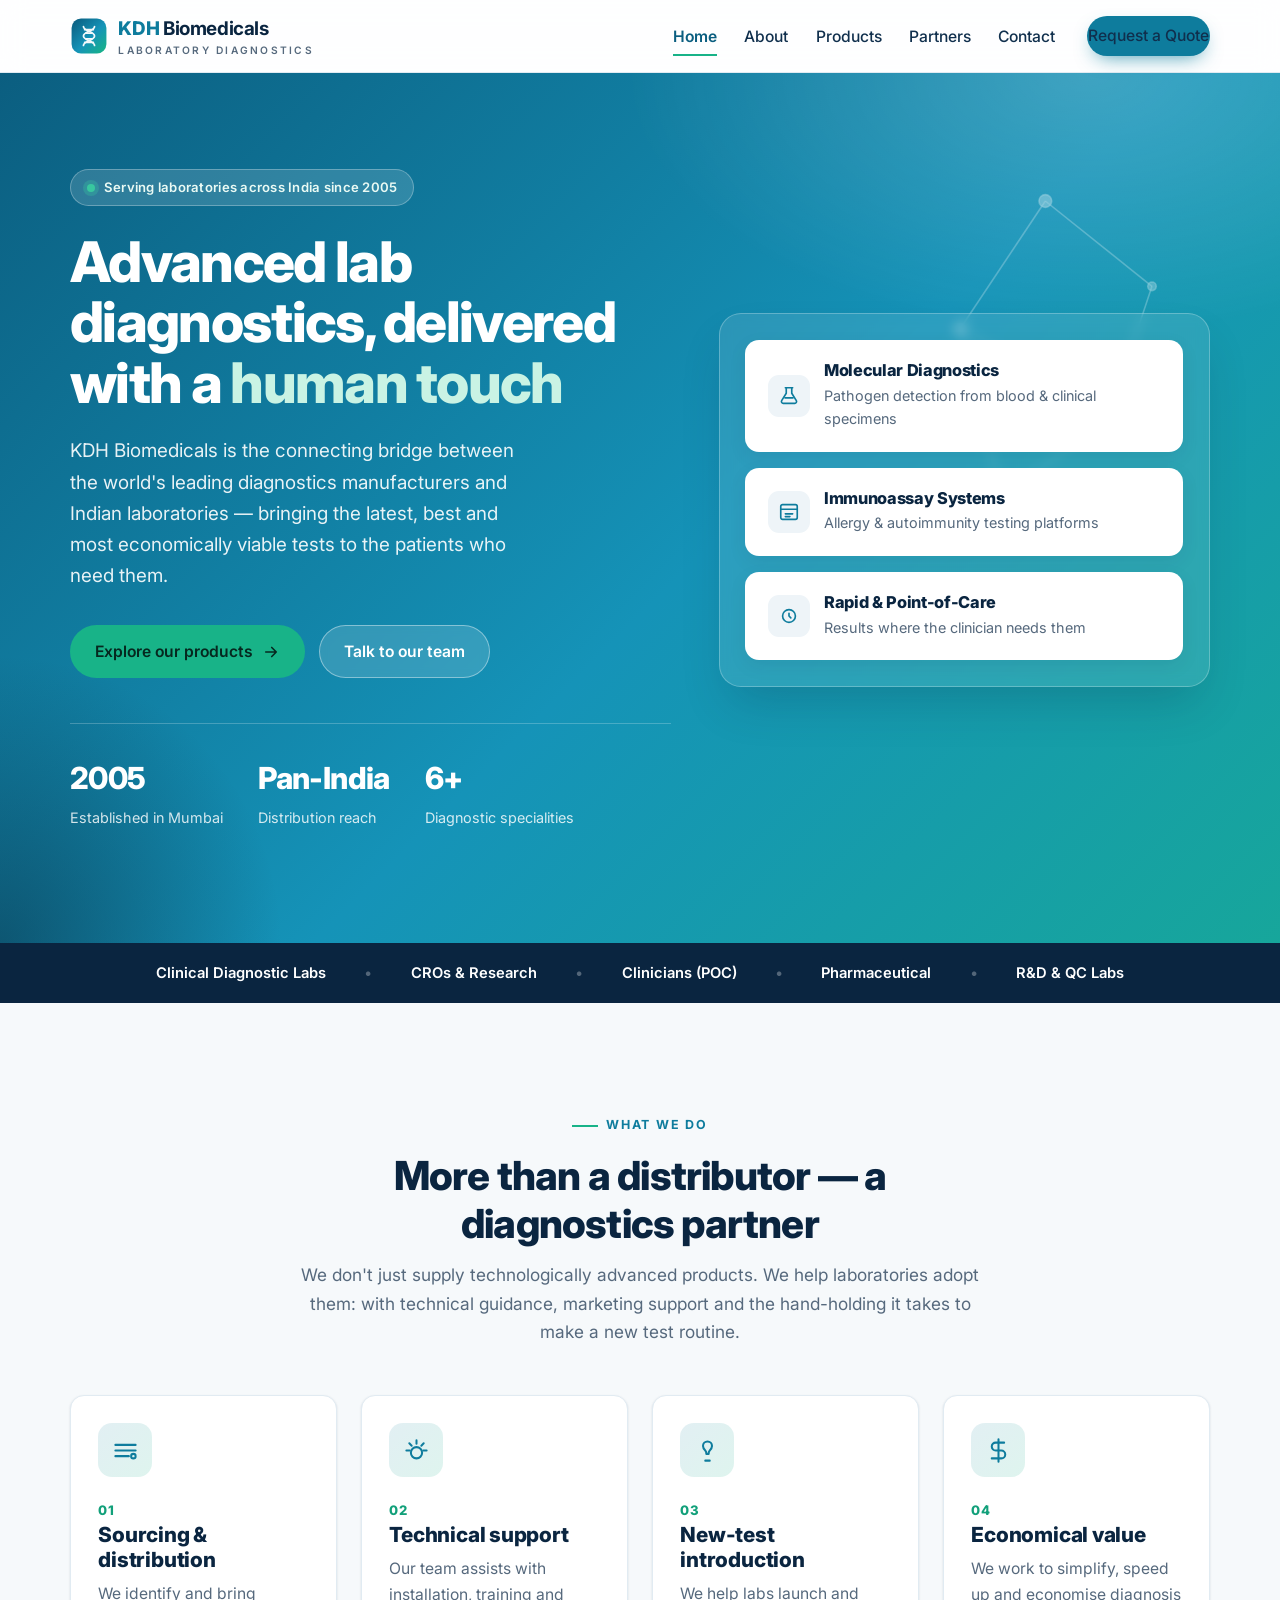
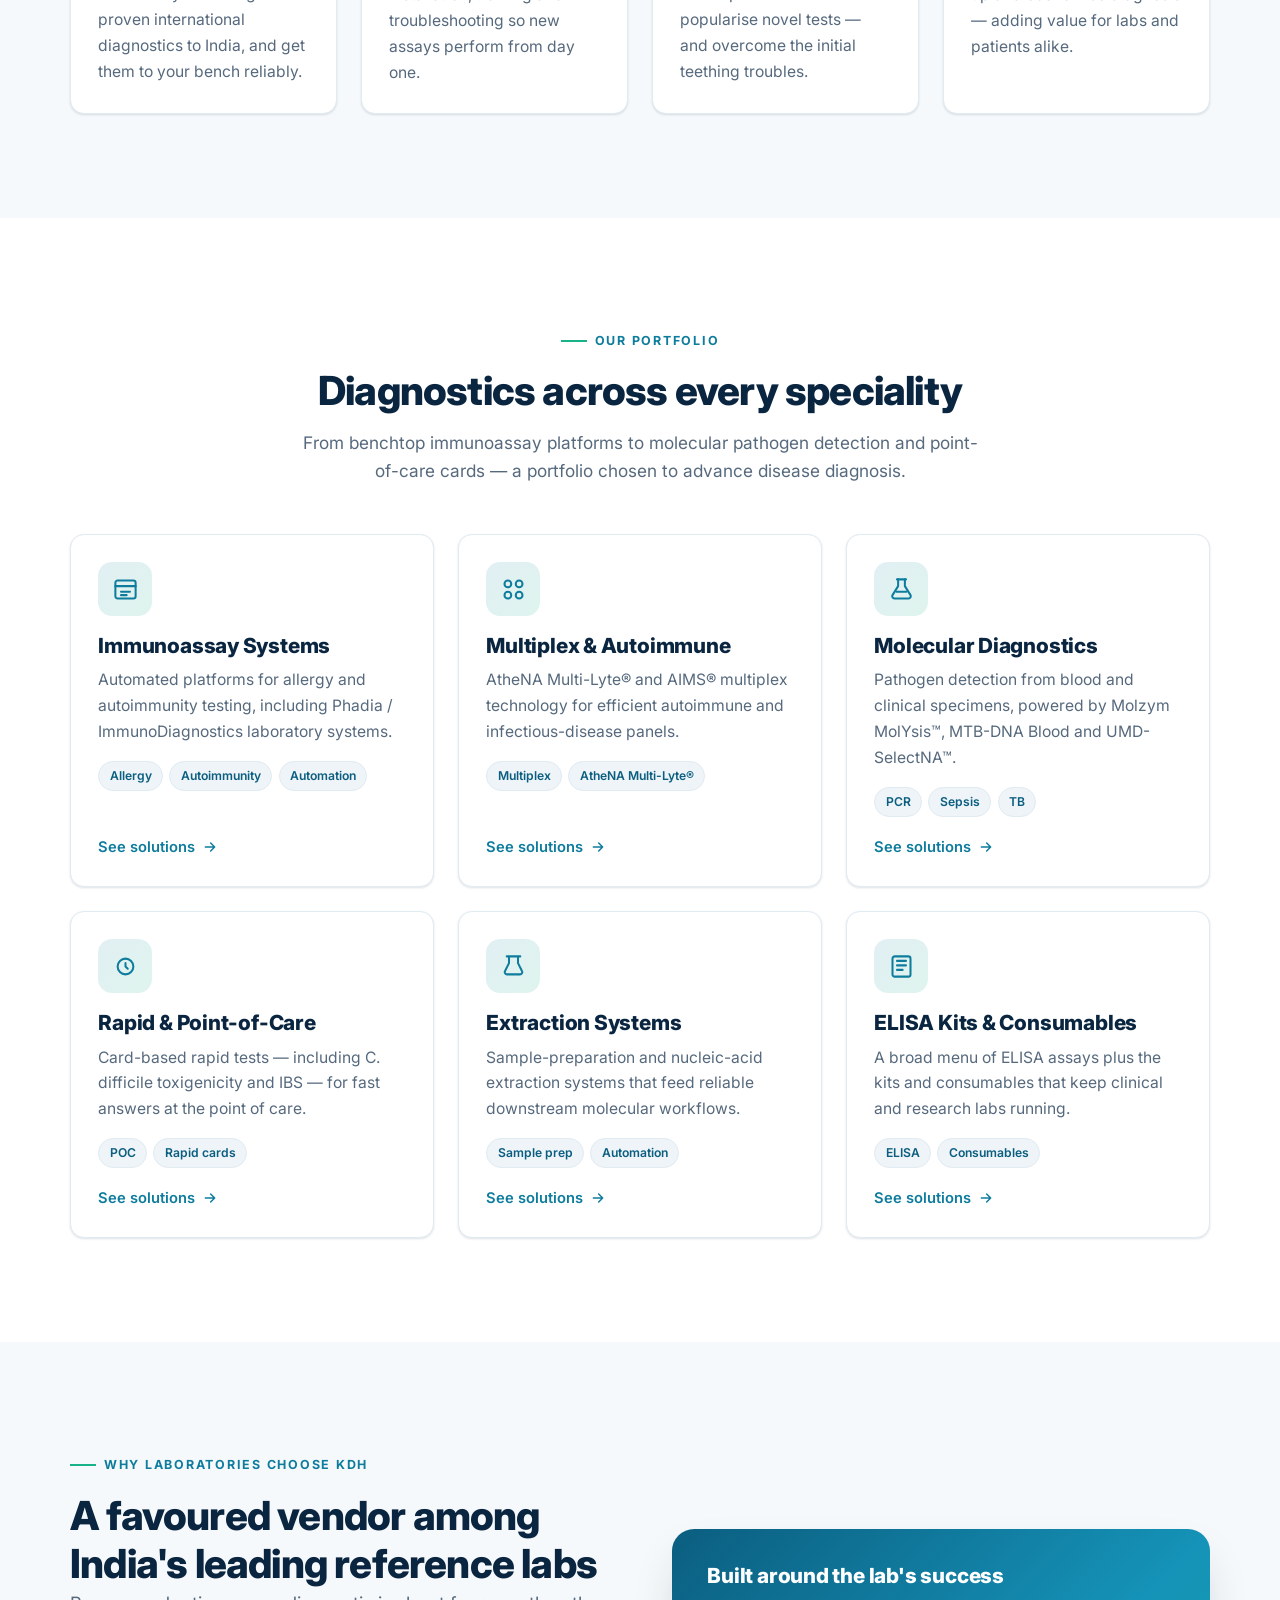
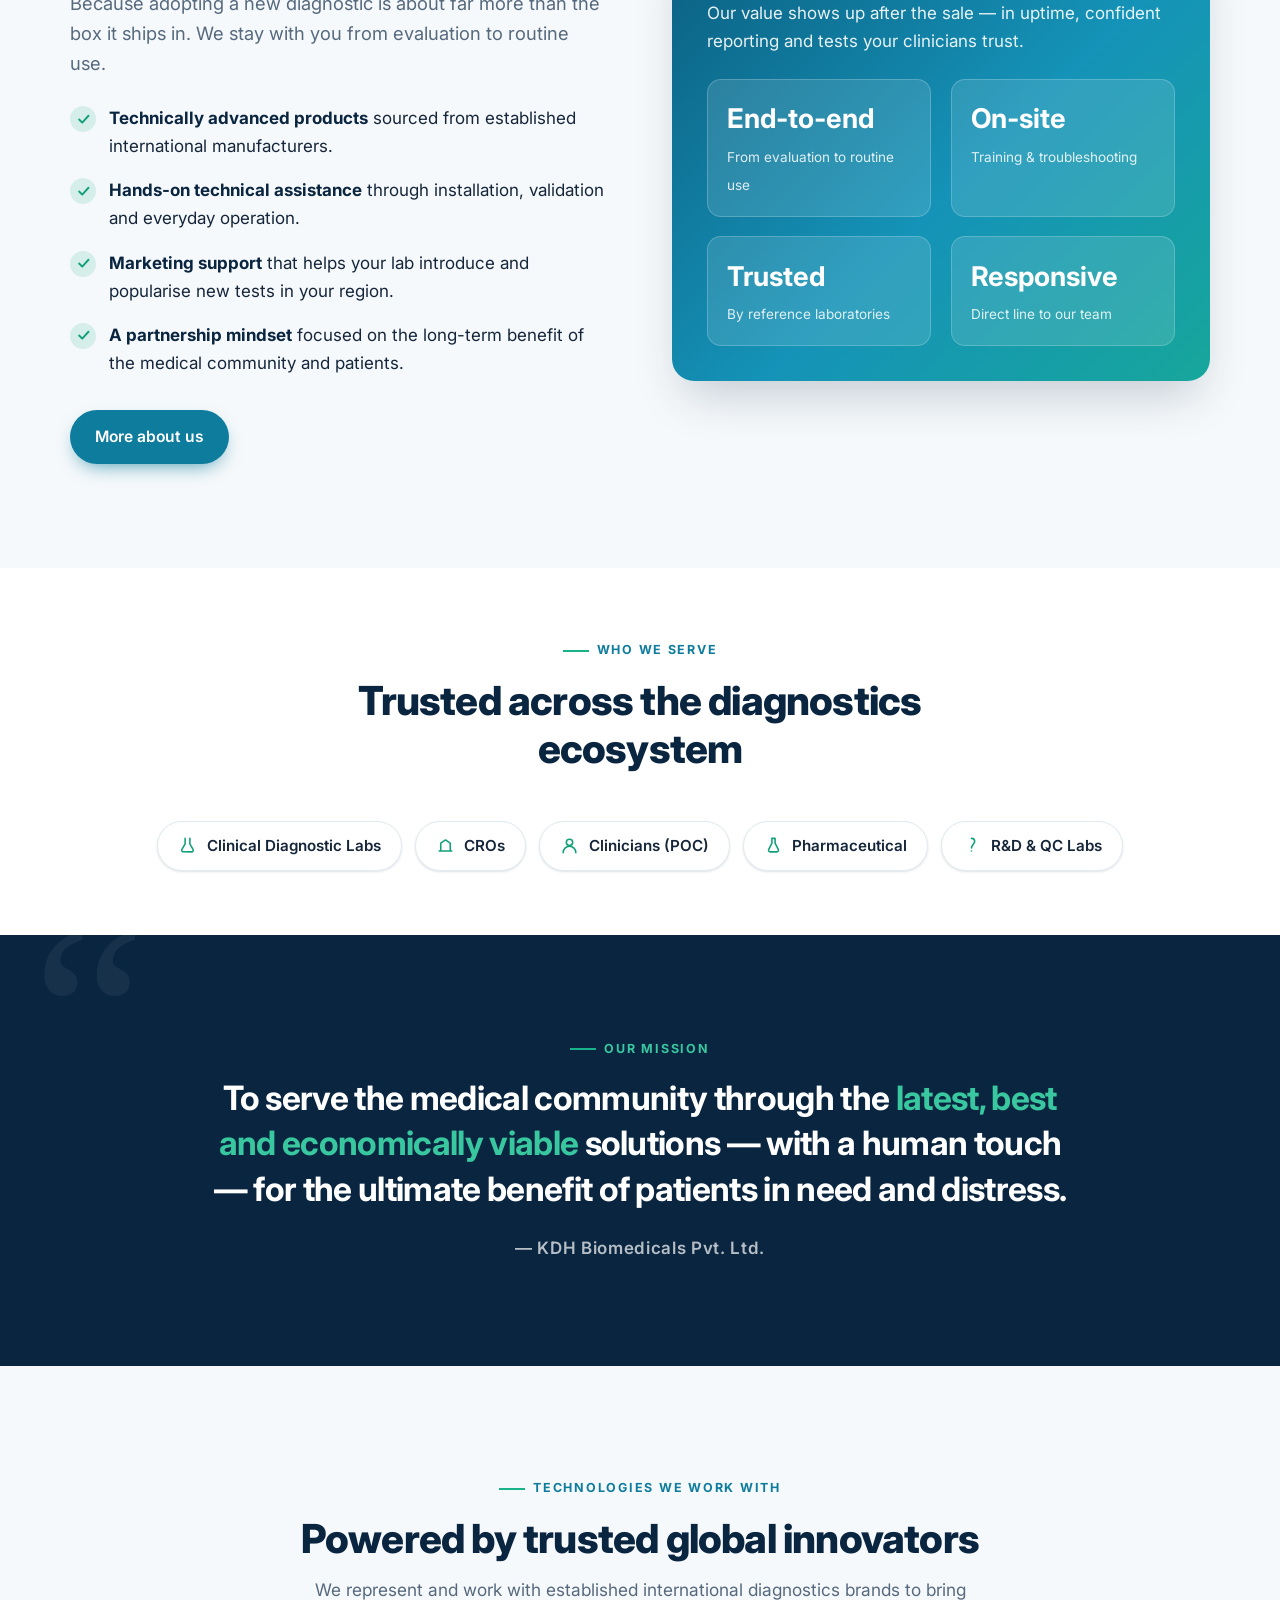
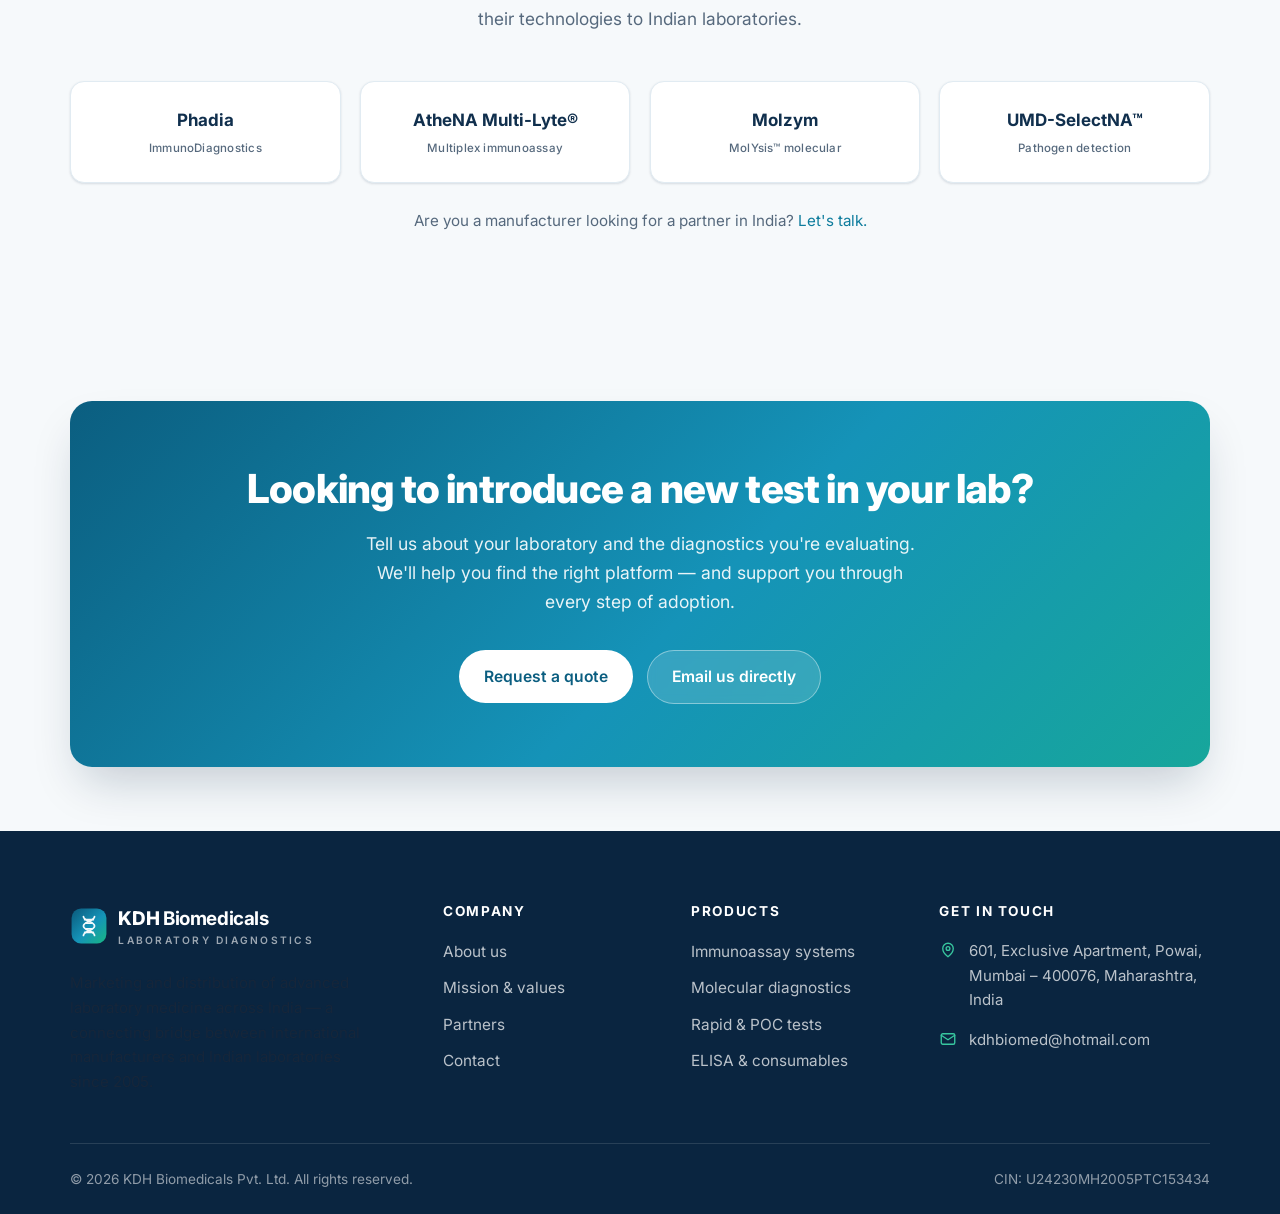
<file: index.html>
<!DOCTYPE html>
<html lang="en">
<head>
  <meta charset="UTF-8" />
  <meta name="viewport" content="width=device-width, initial-scale=1.0" />
  <title>KDH Biomedicals — Advanced Laboratory Diagnostics for India</title>
  <meta name="description" content="KDH Biomedicals Pvt. Ltd. markets and distributes advanced laboratory diagnostics — immunoassay systems, molecular diagnostics, ELISA and rapid point-of-care tests — to clinical labs, CROs, pharma and research across India." />
  <meta name="theme-color" content="#0a2540" />
  <link rel="canonical" href="https://www.kdhbiomed.com/" />

  <!-- Open Graph / Twitter -->
  <meta property="og:type" content="website" />
  <meta property="og:title" content="KDH Biomedicals — Advanced Laboratory Diagnostics for India" />
  <meta property="og:description" content="A connecting bridge between international diagnostics manufacturers and Indian laboratories — with technical support and a human touch." />
  <meta property="og:url" content="https://www.kdhbiomed.com/" />
  <meta property="og:site_name" content="KDH Biomedicals" />
  <meta name="twitter:card" content="summary_large_image" />

  <link rel="icon" href="assets/favicon.svg" type="image/svg+xml" />
  <link rel="preconnect" href="https://fonts.googleapis.com" />
  <link rel="preconnect" href="https://fonts.gstatic.com" crossorigin />
  <link href="https://fonts.googleapis.com/css2?family=Inter:wght@400;500;600;700;800&display=swap" rel="stylesheet" />
  <link rel="stylesheet" href="css/styles.css" />

  <script type="application/ld+json">
  {
    "@context": "https://schema.org",
    "@type": "MedicalBusiness",
    "name": "KDH Biomedicals Pvt. Ltd.",
    "url": "https://www.kdhbiomed.com/",
    "logo": "https://www.kdhbiomed.com/assets/logo.svg",
    "email": "kdhbiomed@hotmail.com",
    "foundingDate": "2005",
    "description": "Marketing and distribution of laboratory medicine products — immunoassay systems, molecular diagnostics, ELISA and rapid point-of-care tests — across India.",
    "address": {
      "@type": "PostalAddress",
      "streetAddress": "601, Exclusive Apartment, Powai",
      "addressLocality": "Mumbai",
      "addressRegion": "Maharashtra",
      "postalCode": "400076",
      "addressCountry": "IN"
    },
    "areaServed": "IN"
  }
  </script>
</head>
<body>
  <a class="skip-link" href="#main">Skip to content</a>

  <!-- ============ HEADER ============ -->
  <header class="site-header" id="top">
    <div class="container header-inner">
      <a class="brand" href="index.html" aria-label="KDH Biomedicals — home">
        <img class="brand-mark" src="assets/logo.svg" alt="" width="38" height="38" />
        <span class="brand-text"><strong>KDH</strong> Biomedicals<span>Laboratory Diagnostics</span></span>
      </a>
      <nav class="main-nav" id="main-nav" aria-label="Primary">
        <ul>
          <li><a href="index.html" aria-current="page">Home</a></li>
          <li><a href="about.html">About</a></li>
          <li><a href="products.html">Products</a></li>
          <li><a href="partners.html">Partners</a></li>
          <li><a href="contact.html">Contact</a></li>
        </ul>
        <a class="btn btn-primary nav-cta" href="contact.html">Request a Quote</a>
      </nav>
      <button class="nav-toggle" aria-expanded="false" aria-controls="main-nav" aria-label="Open menu">
        <span></span><span></span><span></span>
      </button>
    </div>
  </header>

  <main id="main">
    <!-- ============ HERO ============ -->
    <section class="hero">
      <svg class="hero-molecule" viewBox="0 0 1200 600" preserveAspectRatio="xMidYMid slice" aria-hidden="true">
        <g fill="none" stroke="rgba(255,255,255,0.5)" stroke-width="1.5">
          <circle cx="980" cy="120" r="6" fill="rgba(255,255,255,0.6)"/>
          <circle cx="1080" cy="200" r="4" fill="rgba(255,255,255,0.5)"/>
          <circle cx="900" cy="240" r="5" fill="rgba(255,255,255,0.5)"/>
          <circle cx="1040" cy="320" r="7" fill="rgba(255,255,255,0.55)"/>
          <circle cx="940" cy="400" r="4" fill="rgba(255,255,255,0.5)"/>
          <line x1="980" y1="120" x2="1080" y2="200"/>
          <line x1="980" y1="120" x2="900" y2="240"/>
          <line x1="900" y1="240" x2="1040" y2="320"/>
          <line x1="1080" y1="200" x2="1040" y2="320"/>
          <line x1="1040" y1="320" x2="940" y2="400"/>
          <line x1="900" y1="240" x2="940" y2="400"/>
        </g>
      </svg>
      <div class="container hero-inner">
        <div class="hero-copy reveal">
          <span class="hero-badge"><span class="dot"></span> Serving laboratories across India since 2005</span>
          <h1>Advanced lab diagnostics, delivered with a <span class="hl">human touch</span></h1>
          <p class="lede">KDH Biomedicals is the connecting bridge between the world's leading diagnostics manufacturers and Indian laboratories — bringing the latest, best and most economically viable tests to the patients who need them.</p>
          <div class="hero-actions">
            <a class="btn btn-accent" href="products.html">Explore our products
              <svg viewBox="0 0 24 24" fill="none" stroke="currentColor" stroke-width="2.2" stroke-linecap="round" stroke-linejoin="round"><path d="M5 12h14M13 6l6 6-6 6"/></svg>
            </a>
            <a class="btn btn-light" href="contact.html">Talk to our team</a>
          </div>
          <div class="hero-stats">
            <div class="stat"><strong>2005</strong><span>Established in Mumbai</span></div>
            <div class="stat"><strong>Pan-India</strong><span>Distribution reach</span></div>
            <div class="stat"><strong>6+</strong><span>Diagnostic specialities</span></div>
          </div>
        </div>
        <div class="hero-visual reveal">
          <div class="vcard">
            <div class="vrow">
              <span class="vicon"><svg viewBox="0 0 24 24" fill="none" stroke="currentColor" stroke-width="1.8" stroke-linecap="round" stroke-linejoin="round"><path d="M9 3v6l-5 8a2 2 0 0 0 1.7 3h12.6a2 2 0 0 0 1.7-3l-5-8V3"/><path d="M8 3h8M7.5 14h9"/></svg></span>
              <div><h4>Molecular Diagnostics</h4><p>Pathogen detection from blood &amp; clinical specimens</p></div>
            </div>
          </div>
          <div class="vcard">
            <div class="vrow">
              <span class="vicon"><svg viewBox="0 0 24 24" fill="none" stroke="currentColor" stroke-width="1.8" stroke-linecap="round" stroke-linejoin="round"><rect x="3" y="4" width="18" height="16" rx="2"/><path d="M3 9h18M8 14h8M8 17h5"/></svg></span>
              <div><h4>Immunoassay Systems</h4><p>Allergy &amp; autoimmunity testing platforms</p></div>
            </div>
          </div>
          <div class="vcard">
            <div class="vrow">
              <span class="vicon"><svg viewBox="0 0 24 24" fill="none" stroke="currentColor" stroke-width="1.8" stroke-linecap="round" stroke-linejoin="round"><path d="M5 12a7 7 0 1 0 14 0 7 7 0 0 0-14 0Z"/><path d="M12 9v3l2 2"/></svg></span>
              <div><h4>Rapid &amp; Point-of-Care</h4><p>Results where the clinician needs them</p></div>
            </div>
          </div>
        </div>
      </div>
    </section>

    <!-- ============ TRUST STRIP ============ -->
    <div class="trust">
      <div class="container">
        <span><strong>Clinical Diagnostic Labs</strong></span><span class="sep">•</span>
        <span><strong>CROs &amp; Research</strong></span><span class="sep">•</span>
        <span><strong>Clinicians (POC)</strong></span><span class="sep">•</span>
        <span><strong>Pharmaceutical</strong></span><span class="sep">•</span>
        <span><strong>R&amp;D &amp; QC Labs</strong></span>
      </div>
    </div>

    <!-- ============ WHAT WE DO ============ -->
    <section class="section">
      <div class="container">
        <div class="section-head center reveal">
          <span class="eyebrow">What we do</span>
          <h2>More than a distributor — a diagnostics partner</h2>
          <p>We don't just supply technologically advanced products. We help laboratories adopt them: with technical guidance, marketing support and the hand-holding it takes to make a new test routine.</p>
        </div>
        <div class="grid grid-4">
          <article class="card card-hover value-card reveal">
            <span class="icon-badge"><svg viewBox="0 0 24 24" fill="none" stroke="currentColor" stroke-width="1.8" stroke-linecap="round" stroke-linejoin="round"><path d="M3 7h18M3 12h18M3 17h12"/><circle cx="19" cy="17" r="2"/></svg></span>
            <span class="num">01</span>
            <h3>Sourcing &amp; distribution</h3>
            <p>We identify and bring proven international diagnostics to India, and get them to your bench reliably.</p>
          </article>
          <article class="card card-hover value-card reveal">
            <span class="icon-badge"><svg viewBox="0 0 24 24" fill="none" stroke="currentColor" stroke-width="1.8" stroke-linecap="round" stroke-linejoin="round"><path d="M12 3v3M5.6 5.6l2.1 2.1M3 12h3M18 12h3M16.3 7.7l2.1-2.1"/><circle cx="12" cy="14" r="5"/></svg></span>
            <span class="num">02</span>
            <h3>Technical support</h3>
            <p>Our team assists with installation, training and troubleshooting so new assays perform from day one.</p>
          </article>
          <article class="card card-hover value-card reveal">
            <span class="icon-badge"><svg viewBox="0 0 24 24" fill="none" stroke="currentColor" stroke-width="1.8" stroke-linecap="round" stroke-linejoin="round"><path d="M16 8a4 4 0 1 0-8 0c0 2 1 3 2 4s1 2 1 3h2c0-1 0-2 1-3s2-2 2-4Z"/><path d="M10 21h4"/></svg></span>
            <span class="num">03</span>
            <h3>New-test introduction</h3>
            <p>We help labs launch and popularise novel tests — and overcome the initial teething troubles.</p>
          </article>
          <article class="card card-hover value-card reveal">
            <span class="icon-badge"><svg viewBox="0 0 24 24" fill="none" stroke="currentColor" stroke-width="1.8" stroke-linecap="round" stroke-linejoin="round"><path d="M12 2v20M17 5H9.5a3.5 3.5 0 0 0 0 7h5a3.5 3.5 0 0 1 0 7H6"/></svg></span>
            <span class="num">04</span>
            <h3>Economical value</h3>
            <p>We work to simplify, speed up and economise diagnosis — adding value for labs and patients alike.</p>
          </article>
        </div>
      </div>
    </section>

    <!-- ============ PRODUCT CATEGORIES ============ -->
    <section class="section section--alt">
      <div class="container">
        <div class="section-head center reveal">
          <span class="eyebrow">Our portfolio</span>
          <h2>Diagnostics across every speciality</h2>
          <p>From benchtop immunoassay platforms to molecular pathogen detection and point-of-care cards — a portfolio chosen to advance disease diagnosis.</p>
        </div>
        <div class="grid grid-3">
          <article class="card card-hover cat-card reveal">
            <span class="icon-badge"><svg viewBox="0 0 24 24" fill="none" stroke="currentColor" stroke-width="1.8" stroke-linecap="round" stroke-linejoin="round"><rect x="3" y="4" width="18" height="16" rx="2"/><path d="M3 9h18M8 14h8M8 17h5"/></svg></span>
            <h3>Immunoassay Systems</h3>
            <p>Automated platforms for allergy and autoimmunity testing, including Phadia / ImmunoDiagnostics laboratory systems.</p>
            <div class="tag-list"><span class="tag">Allergy</span><span class="tag">Autoimmunity</span><span class="tag">Automation</span></div>
            <a class="card-link" href="products.html#immunoassay">See solutions <svg viewBox="0 0 24 24" fill="none" stroke="currentColor" stroke-width="2.2" stroke-linecap="round" stroke-linejoin="round"><path d="M5 12h14M13 6l6 6-6 6"/></svg></a>
          </article>
          <article class="card card-hover cat-card reveal">
            <span class="icon-badge"><svg viewBox="0 0 24 24" fill="none" stroke="currentColor" stroke-width="1.8" stroke-linecap="round" stroke-linejoin="round"><circle cx="7" cy="7" r="3"/><circle cx="17" cy="7" r="3"/><circle cx="7" cy="17" r="3"/><circle cx="17" cy="17" r="3"/></svg></span>
            <h3>Multiplex &amp; Autoimmune</h3>
            <p>AtheNA Multi-Lyte® and AIMS® multiplex technology for efficient autoimmune and infectious-disease panels.</p>
            <div class="tag-list"><span class="tag">Multiplex</span><span class="tag">AtheNA Multi-Lyte®</span></div>
            <a class="card-link" href="products.html#multiplex">See solutions <svg viewBox="0 0 24 24" fill="none" stroke="currentColor" stroke-width="2.2" stroke-linecap="round" stroke-linejoin="round"><path d="M5 12h14M13 6l6 6-6 6"/></svg></a>
          </article>
          <article class="card card-hover cat-card reveal">
            <span class="icon-badge"><svg viewBox="0 0 24 24" fill="none" stroke="currentColor" stroke-width="1.8" stroke-linecap="round" stroke-linejoin="round"><path d="M9 3v6l-5 8a2 2 0 0 0 1.7 3h12.6a2 2 0 0 0 1.7-3l-5-8V3"/><path d="M8 3h8M7.5 14h9"/></svg></span>
            <h3>Molecular Diagnostics</h3>
            <p>Pathogen detection from blood and clinical specimens, powered by Molzym MolYsis™, MTB-DNA Blood and UMD-SelectNA™.</p>
            <div class="tag-list"><span class="tag">PCR</span><span class="tag">Sepsis</span><span class="tag">TB</span></div>
            <a class="card-link" href="products.html#molecular">See solutions <svg viewBox="0 0 24 24" fill="none" stroke="currentColor" stroke-width="2.2" stroke-linecap="round" stroke-linejoin="round"><path d="M5 12h14M13 6l6 6-6 6"/></svg></a>
          </article>
          <article class="card card-hover cat-card reveal">
            <span class="icon-badge"><svg viewBox="0 0 24 24" fill="none" stroke="currentColor" stroke-width="1.8" stroke-linecap="round" stroke-linejoin="round"><path d="M5 12a7 7 0 1 0 14 0 7 7 0 0 0-14 0Z"/><path d="M12 9v3l2 2"/></svg></span>
            <h3>Rapid &amp; Point-of-Care</h3>
            <p>Card-based rapid tests — including C. difficile toxigenicity and IBS — for fast answers at the point of care.</p>
            <div class="tag-list"><span class="tag">POC</span><span class="tag">Rapid cards</span></div>
            <a class="card-link" href="products.html#rapid">See solutions <svg viewBox="0 0 24 24" fill="none" stroke="currentColor" stroke-width="2.2" stroke-linecap="round" stroke-linejoin="round"><path d="M5 12h14M13 6l6 6-6 6"/></svg></a>
          </article>
          <article class="card card-hover cat-card reveal">
            <span class="icon-badge"><svg viewBox="0 0 24 24" fill="none" stroke="currentColor" stroke-width="1.8" stroke-linecap="round" stroke-linejoin="round"><path d="M6 3h12M8 3v6l-3.5 7A2 2 0 0 0 6.3 19h11.4a2 2 0 0 0 1.8-3L16 9V3"/></svg></span>
            <h3>Extraction Systems</h3>
            <p>Sample-preparation and nucleic-acid extraction systems that feed reliable downstream molecular workflows.</p>
            <div class="tag-list"><span class="tag">Sample prep</span><span class="tag">Automation</span></div>
            <a class="card-link" href="products.html#extraction">See solutions <svg viewBox="0 0 24 24" fill="none" stroke="currentColor" stroke-width="2.2" stroke-linecap="round" stroke-linejoin="round"><path d="M5 12h14M13 6l6 6-6 6"/></svg></a>
          </article>
          <article class="card card-hover cat-card reveal">
            <span class="icon-badge"><svg viewBox="0 0 24 24" fill="none" stroke="currentColor" stroke-width="1.8" stroke-linecap="round" stroke-linejoin="round"><rect x="4" y="3" width="16" height="18" rx="2"/><path d="M8 7h8M8 11h8M8 15h5"/></svg></span>
            <h3>ELISA Kits &amp; Consumables</h3>
            <p>A broad menu of ELISA assays plus the kits and consumables that keep clinical and research labs running.</p>
            <div class="tag-list"><span class="tag">ELISA</span><span class="tag">Consumables</span></div>
            <a class="card-link" href="products.html#elisa">See solutions <svg viewBox="0 0 24 24" fill="none" stroke="currentColor" stroke-width="2.2" stroke-linecap="round" stroke-linejoin="round"><path d="M5 12h14M13 6l6 6-6 6"/></svg></a>
          </article>
        </div>
      </div>
    </section>

    <!-- ============ WHY KDH (split) ============ -->
    <section class="section">
      <div class="container split">
        <div class="split-copy reveal">
          <span class="eyebrow">Why laboratories choose KDH</span>
          <h2>A favoured vendor among India's leading reference labs</h2>
          <p class="lede">Because adopting a new diagnostic is about far more than the box it ships in. We stay with you from evaluation to routine use.</p>
          <ul class="list-check">
            <li>
              <span class="check"><svg viewBox="0 0 24 24" fill="none" stroke="currentColor" stroke-width="3" stroke-linecap="round" stroke-linejoin="round"><path d="M5 12l5 5L20 6"/></svg></span>
              <p><strong>Technically advanced products</strong> sourced from established international manufacturers.</p>
            </li>
            <li>
              <span class="check"><svg viewBox="0 0 24 24" fill="none" stroke="currentColor" stroke-width="3" stroke-linecap="round" stroke-linejoin="round"><path d="M5 12l5 5L20 6"/></svg></span>
              <p><strong>Hands-on technical assistance</strong> through installation, validation and everyday operation.</p>
            </li>
            <li>
              <span class="check"><svg viewBox="0 0 24 24" fill="none" stroke="currentColor" stroke-width="3" stroke-linecap="round" stroke-linejoin="round"><path d="M5 12l5 5L20 6"/></svg></span>
              <p><strong>Marketing support</strong> that helps your lab introduce and popularise new tests in your region.</p>
            </li>
            <li>
              <span class="check"><svg viewBox="0 0 24 24" fill="none" stroke="currentColor" stroke-width="3" stroke-linecap="round" stroke-linejoin="round"><path d="M5 12l5 5L20 6"/></svg></span>
              <p><strong>A partnership mindset</strong> focused on the long-term benefit of the medical community and patients.</p>
            </li>
          </ul>
          <div class="hero-actions">
            <a class="btn btn-primary" href="about.html">More about us</a>
          </div>
        </div>
        <div class="split-media reveal">
          <div class="media-panel">
            <h3>Built around the lab's success</h3>
            <p style="color:rgba(255,255,255,.9); margin-top:.6rem;">Our value shows up after the sale — in uptime, confident reporting and tests your clinicians trust.</p>
            <div class="stat-row">
              <div class="stat-box"><strong>End&#8209;to&#8209;end</strong><span>From evaluation to routine use</span></div>
              <div class="stat-box"><strong>On&#8209;site</strong><span>Training &amp; troubleshooting</span></div>
              <div class="stat-box"><strong>Trusted</strong><span>By reference laboratories</span></div>
              <div class="stat-box"><strong>Responsive</strong><span>Direct line to our team</span></div>
            </div>
          </div>
        </div>
      </div>
    </section>

    <!-- ============ WHO WE SERVE ============ -->
    <section class="section section--alt section--tight">
      <div class="container">
        <div class="section-head center reveal">
          <span class="eyebrow">Who we serve</span>
          <h2>Trusted across the diagnostics ecosystem</h2>
        </div>
        <div class="chips reveal">
          <span class="chip"><svg viewBox="0 0 24 24" fill="none" stroke="currentColor" stroke-width="2" stroke-linecap="round" stroke-linejoin="round"><path d="M9 3v7l-4 7a2 2 0 0 0 1.7 3h10.6a2 2 0 0 0 1.7-3l-4-7V3"/></svg> Clinical Diagnostic Labs</span>
          <span class="chip"><svg viewBox="0 0 24 24" fill="none" stroke="currentColor" stroke-width="2" stroke-linecap="round" stroke-linejoin="round"><path d="M4 19h16M6 19V9l6-4 6 4v10"/></svg> CROs</span>
          <span class="chip"><svg viewBox="0 0 24 24" fill="none" stroke="currentColor" stroke-width="2" stroke-linecap="round" stroke-linejoin="round"><circle cx="12" cy="8" r="4"/><path d="M4 21a8 8 0 0 1 16 0"/></svg> Clinicians (POC)</span>
          <span class="chip"><svg viewBox="0 0 24 24" fill="none" stroke="currentColor" stroke-width="2" stroke-linecap="round" stroke-linejoin="round"><path d="M10 3h4v6l4 8a2 2 0 0 1-1.8 3H7.8A2 2 0 0 1 6 17l4-8V3Z"/></svg> Pharmaceutical</span>
          <span class="chip"><svg viewBox="0 0 24 24" fill="none" stroke="currentColor" stroke-width="2" stroke-linecap="round" stroke-linejoin="round"><path d="M12 3a4 4 0 0 1 4 4c0 3-4 4-4 8M12 19h.01"/></svg> R&amp;D &amp; QC Labs</span>
        </div>
      </div>
    </section>

    <!-- ============ MISSION ============ -->
    <section class="section mission">
      <div class="container">
        <span class="eyebrow" style="color:var(--accent-400); justify-content:center; display:flex;">Our mission</span>
        <blockquote>To serve the medical community through the <span class="hl">latest, best and economically viable</span> solutions — with a human touch — for the ultimate benefit of patients in need and distress.</blockquote>
        <cite>— KDH Biomedicals Pvt. Ltd.</cite>
      </div>
    </section>

    <!-- ============ PARTNERS ============ -->
    <section class="section">
      <div class="container">
        <div class="section-head center reveal">
          <span class="eyebrow">Technologies we work with</span>
          <h2>Powered by trusted global innovators</h2>
          <p>We represent and work with established international diagnostics brands to bring their technologies to Indian laboratories.</p>
        </div>
        <div class="partner-grid reveal">
          <div class="partner-logo">Phadia<small>ImmunoDiagnostics</small></div>
          <div class="partner-logo">AtheNA Multi-Lyte®<small>Multiplex immunoassay</small></div>
          <div class="partner-logo">Molzym<small>MolYsis™ molecular</small></div>
          <div class="partner-logo">UMD-SelectNA™<small>Pathogen detection</small></div>
        </div>
        <p style="text-align:center; margin-top:1.6rem; color:var(--muted); font-size:.95rem;">
          Are you a manufacturer looking for a partner in India? <a href="contact.html">Let's talk.</a>
        </p>
      </div>
    </section>

    <!-- ============ CTA ============ -->
    <section class="section section--tight">
      <div class="container">
        <div class="cta reveal">
          <h2>Looking to introduce a new test in your lab?</h2>
          <p>Tell us about your laboratory and the diagnostics you're evaluating. We'll help you find the right platform — and support you through every step of adoption.</p>
          <div class="hero-actions">
            <a class="btn btn-white" href="contact.html">Request a quote</a>
            <a class="btn btn-light" href="mailto:kdhbiomed@hotmail.com">Email us directly</a>
          </div>
        </div>
      </div>
    </section>
  </main>

  <!-- ============ FOOTER ============ -->
  <footer class="site-footer">
    <div class="container">
      <div class="footer-grid">
        <div class="footer-brand">
          <a class="brand footer-brand" href="index.html" aria-label="KDH Biomedicals — home">
            <img class="brand-mark" src="assets/logo.svg" alt="" width="38" height="38" />
            <span class="brand-text"><strong style="color:#fff;">KDH</strong> Biomedicals<span>Laboratory Diagnostics</span></span>
          </a>
          <p class="footer-about">Marketing and distribution of advanced laboratory medicine across India — a connecting bridge between international manufacturers and Indian laboratories since 2005.</p>
        </div>
        <div>
          <h4>Company</h4>
          <ul class="footer-links">
            <li><a href="about.html">About us</a></li>
            <li><a href="about.html#mission">Mission &amp; values</a></li>
            <li><a href="partners.html">Partners</a></li>
            <li><a href="contact.html">Contact</a></li>
          </ul>
        </div>
        <div>
          <h4>Products</h4>
          <ul class="footer-links">
            <li><a href="products.html#immunoassay">Immunoassay systems</a></li>
            <li><a href="products.html#molecular">Molecular diagnostics</a></li>
            <li><a href="products.html#rapid">Rapid &amp; POC tests</a></li>
            <li><a href="products.html#elisa">ELISA &amp; consumables</a></li>
          </ul>
        </div>
        <div>
          <h4>Get in touch</h4>
          <ul class="footer-contact">
            <li>
              <svg viewBox="0 0 24 24" fill="none" stroke="currentColor" stroke-width="1.8" stroke-linecap="round" stroke-linejoin="round"><path d="M12 21s-7-5.2-7-11a7 7 0 0 1 14 0c0 5.8-7 11-7 11Z"/><circle cx="12" cy="10" r="2.5"/></svg>
              <span>601, Exclusive Apartment, Powai,<br />Mumbai – 400076, Maharashtra, India</span>
            </li>
            <li>
              <svg viewBox="0 0 24 24" fill="none" stroke="currentColor" stroke-width="1.8" stroke-linecap="round" stroke-linejoin="round"><rect x="3" y="5" width="18" height="14" rx="2"/><path d="m3 7 9 6 9-6"/></svg>
              <a href="mailto:kdhbiomed@hotmail.com">kdhbiomed@hotmail.com</a>
            </li>
          </ul>
        </div>
      </div>
      <div class="footer-bottom">
        <span>© <span id="year">2026</span> KDH Biomedicals Pvt. Ltd. All rights reserved.</span>
        <span>CIN: U24230MH2005PTC153434</span>
      </div>
    </div>
  </footer>

  <script src="js/main.js" defer></script>
</body>
</html>
</file>
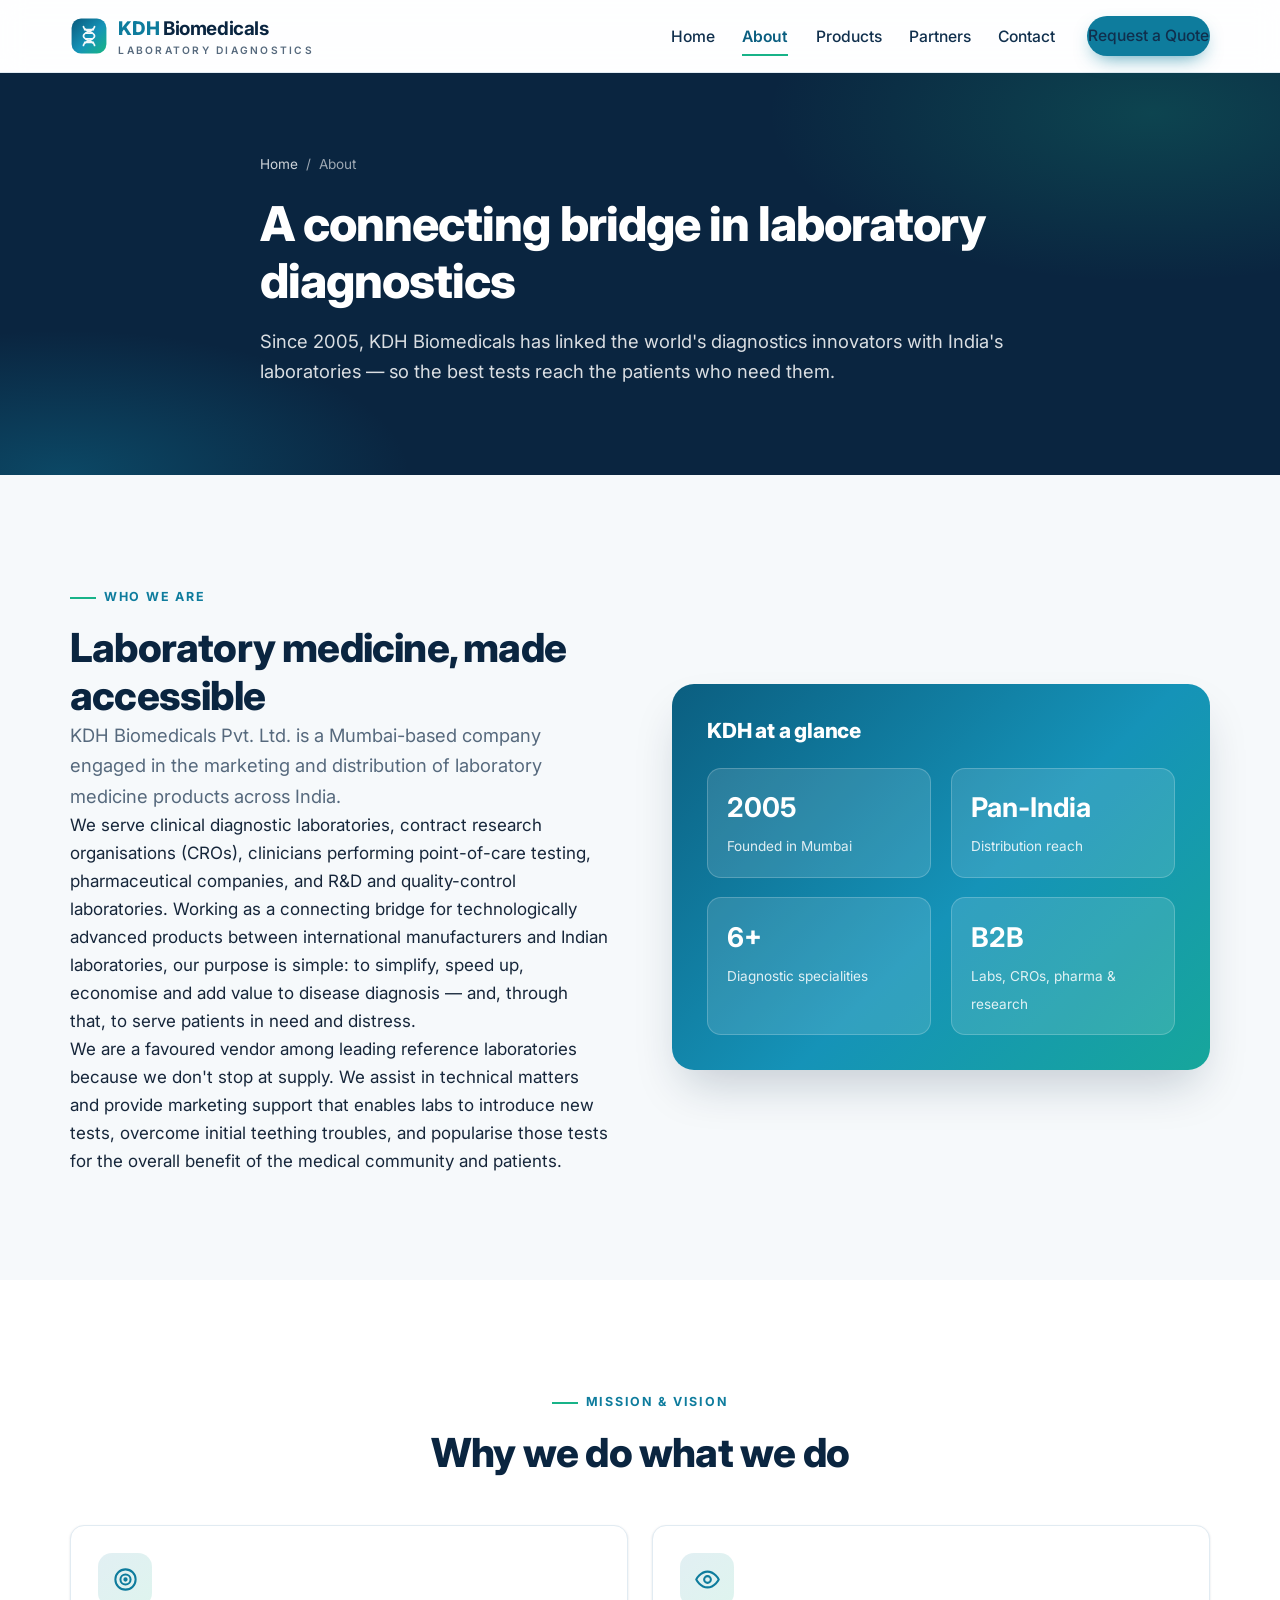
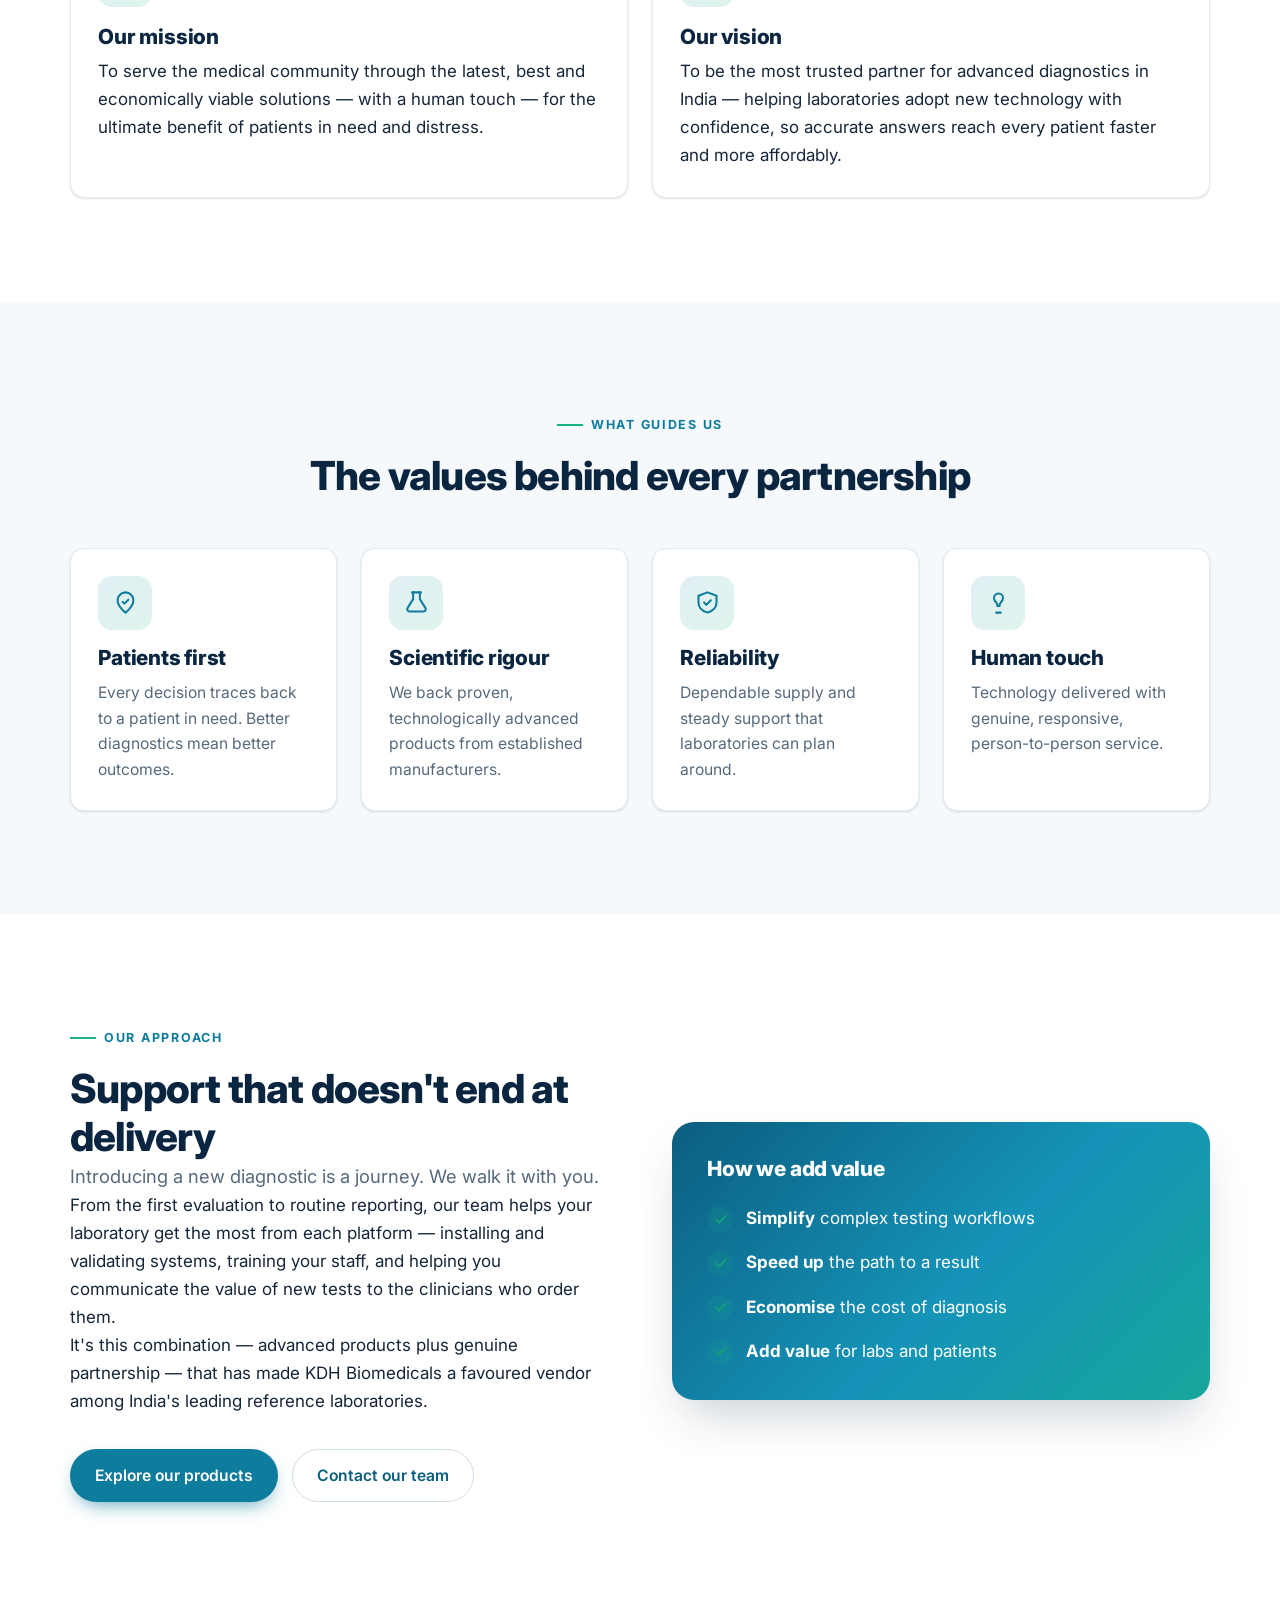
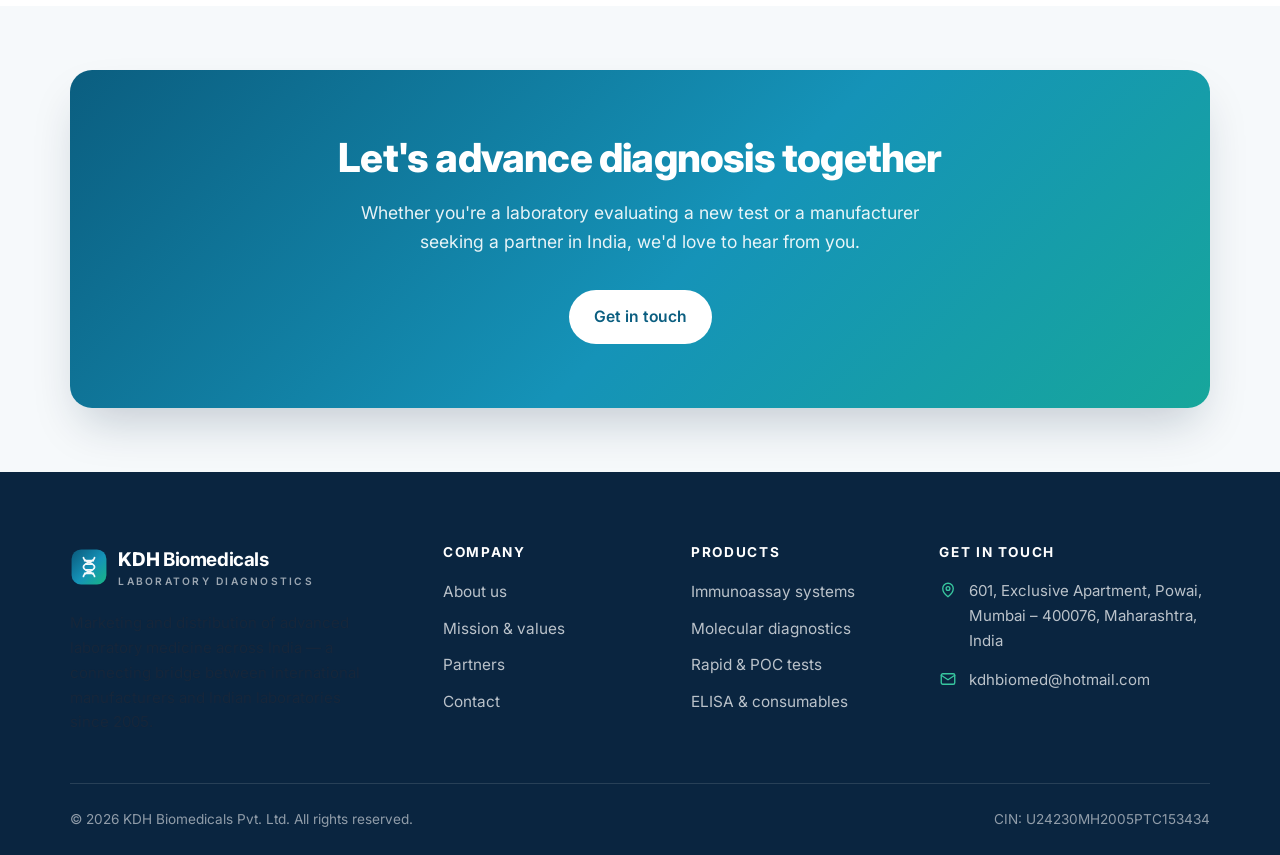
<file: about.html>
<!DOCTYPE html>
<html lang="en">
<head>
  <meta charset="UTF-8" />
  <meta name="viewport" content="width=device-width, initial-scale=1.0" />
  <title>About Us — KDH Biomedicals Pvt. Ltd.</title>
  <meta name="description" content="KDH Biomedicals, founded in 2005 in Mumbai, is a connecting bridge between international diagnostics manufacturers and Indian laboratories — simplifying, speeding up and economising disease diagnosis." />
  <meta name="theme-color" content="#0a2540" />
  <link rel="canonical" href="https://www.kdhbiomed.com/about.html" />
  <meta property="og:type" content="website" />
  <meta property="og:title" content="About Us — KDH Biomedicals Pvt. Ltd." />
  <meta property="og:description" content="A connecting bridge between international diagnostics manufacturers and Indian laboratories since 2005." />
  <meta property="og:url" content="https://www.kdhbiomed.com/about.html" />
  <link rel="icon" href="assets/favicon.svg" type="image/svg+xml" />
  <link rel="preconnect" href="https://fonts.googleapis.com" />
  <link rel="preconnect" href="https://fonts.gstatic.com" crossorigin />
  <link href="https://fonts.googleapis.com/css2?family=Inter:wght@400;500;600;700;800&display=swap" rel="stylesheet" />
  <link rel="stylesheet" href="css/styles.css" />
</head>
<body>
  <a class="skip-link" href="#main">Skip to content</a>

  <header class="site-header" id="top">
    <div class="container header-inner">
      <a class="brand" href="index.html" aria-label="KDH Biomedicals — home">
        <img class="brand-mark" src="assets/logo.svg" alt="" width="38" height="38" />
        <span class="brand-text"><strong>KDH</strong> Biomedicals<span>Laboratory Diagnostics</span></span>
      </a>
      <nav class="main-nav" id="main-nav" aria-label="Primary">
        <ul>
          <li><a href="index.html">Home</a></li>
          <li><a href="about.html" aria-current="page">About</a></li>
          <li><a href="products.html">Products</a></li>
          <li><a href="partners.html">Partners</a></li>
          <li><a href="contact.html">Contact</a></li>
        </ul>
        <a class="btn btn-primary nav-cta" href="contact.html">Request a Quote</a>
      </nav>
      <button class="nav-toggle" aria-expanded="false" aria-controls="main-nav" aria-label="Open menu">
        <span></span><span></span><span></span>
      </button>
    </div>
  </header>

  <main id="main">
    <!-- Page hero -->
    <section class="page-hero">
      <div class="container">
        <nav class="breadcrumb" aria-label="Breadcrumb">
          <a href="index.html">Home</a> <span>/</span> <span>About</span>
        </nav>
        <h1>A connecting bridge in laboratory diagnostics</h1>
        <p>Since 2005, KDH Biomedicals has linked the world's diagnostics innovators with India's laboratories — so the best tests reach the patients who need them.</p>
      </div>
    </section>

    <!-- Overview -->
    <section class="section">
      <div class="container split">
        <div class="split-copy reveal">
          <span class="eyebrow">Who we are</span>
          <h2>Laboratory medicine, made accessible</h2>
          <p class="lede">KDH Biomedicals Pvt. Ltd. is a Mumbai-based company engaged in the marketing and distribution of laboratory medicine products across India.</p>
          <p>We serve clinical diagnostic laboratories, contract research organisations (CROs), clinicians performing point-of-care testing, pharmaceutical companies, and R&amp;D and quality-control laboratories. Working as a connecting bridge for technologically advanced products between international manufacturers and Indian laboratories, our purpose is simple: to simplify, speed up, economise and add value to disease diagnosis — and, through that, to serve patients in need and distress.</p>
          <p>We are a favoured vendor among leading reference laboratories because we don't stop at supply. We assist in technical matters and provide marketing support that enables labs to introduce new tests, overcome initial teething troubles, and popularise those tests for the overall benefit of the medical community and patients.</p>
        </div>
        <div class="split-media reveal">
          <div class="media-panel">
            <h3>KDH at a glance</h3>
            <div class="stat-row">
              <div class="stat-box"><strong>2005</strong><span>Founded in Mumbai</span></div>
              <div class="stat-box"><strong>Pan-India</strong><span>Distribution reach</span></div>
              <div class="stat-box"><strong>6+</strong><span>Diagnostic specialities</span></div>
              <div class="stat-box"><strong>B2B</strong><span>Labs, CROs, pharma &amp; research</span></div>
            </div>
          </div>
        </div>
      </div>
    </section>

    <!-- Mission & Vision -->
    <section class="section section--alt" id="mission">
      <div class="container">
        <div class="section-head center reveal">
          <span class="eyebrow">Mission &amp; vision</span>
          <h2>Why we do what we do</h2>
        </div>
        <div class="grid grid-2">
          <article class="card reveal">
            <span class="icon-badge"><svg viewBox="0 0 24 24" fill="none" stroke="currentColor" stroke-width="1.8" stroke-linecap="round" stroke-linejoin="round"><circle cx="12" cy="12" r="9"/><circle cx="12" cy="12" r="4.5"/><circle cx="12" cy="12" r="1"/></svg></span>
            <h3>Our mission</h3>
            <p style="font-size:1.06rem; color:var(--text);">To serve the medical community through the latest, best and economically viable solutions — with a human touch — for the ultimate benefit of patients in need and distress.</p>
          </article>
          <article class="card reveal">
            <span class="icon-badge"><svg viewBox="0 0 24 24" fill="none" stroke="currentColor" stroke-width="1.8" stroke-linecap="round" stroke-linejoin="round"><path d="M2 12s3.5-7 10-7 10 7 10 7-3.5 7-10 7-10-7-10-7Z"/><circle cx="12" cy="12" r="3"/></svg></span>
            <h3>Our vision</h3>
            <p style="font-size:1.06rem; color:var(--text);">To be the most trusted partner for advanced diagnostics in India — helping laboratories adopt new technology with confidence, so accurate answers reach every patient faster and more affordably.</p>
          </article>
        </div>
      </div>
    </section>

    <!-- Values -->
    <section class="section">
      <div class="container">
        <div class="section-head center reveal">
          <span class="eyebrow">What guides us</span>
          <h2>The values behind every partnership</h2>
        </div>
        <div class="grid grid-4">
          <article class="card card-hover value-tile reveal">
            <span class="icon-badge"><svg viewBox="0 0 24 24" fill="none" stroke="currentColor" stroke-width="1.8" stroke-linecap="round" stroke-linejoin="round"><path d="M12 21s-7-5.2-7-11a7 7 0 0 1 14 0c0 5.8-7 11-7 11Z"/><path d="M9.5 11.5 11 13l3.5-3.5"/></svg></span>
            <h3>Patients first</h3>
            <p>Every decision traces back to a patient in need. Better diagnostics mean better outcomes.</p>
          </article>
          <article class="card card-hover value-tile reveal">
            <span class="icon-badge"><svg viewBox="0 0 24 24" fill="none" stroke="currentColor" stroke-width="1.8" stroke-linecap="round" stroke-linejoin="round"><path d="M9 3v6l-5 8a2 2 0 0 0 1.7 3h12.6a2 2 0 0 0 1.7-3l-5-8V3"/><path d="M8 3h8"/></svg></span>
            <h3>Scientific rigour</h3>
            <p>We back proven, technologically advanced products from established manufacturers.</p>
          </article>
          <article class="card card-hover value-tile reveal">
            <span class="icon-badge"><svg viewBox="0 0 24 24" fill="none" stroke="currentColor" stroke-width="1.8" stroke-linecap="round" stroke-linejoin="round"><path d="M12 3 4 6v6c0 5 3.4 7.6 8 9 4.6-1.4 8-4 8-9V6Z"/><path d="m9 12 2 2 4-4"/></svg></span>
            <h3>Reliability</h3>
            <p>Dependable supply and steady support that laboratories can plan around.</p>
          </article>
          <article class="card card-hover value-tile reveal">
            <span class="icon-badge"><svg viewBox="0 0 24 24" fill="none" stroke="currentColor" stroke-width="1.8" stroke-linecap="round" stroke-linejoin="round"><path d="M16 8a4 4 0 1 0-8 0c0 2 1 3 2 4s1 2 1 3h2c0-1 0-2 1-3s2-2 2-4Z"/><path d="M10 21h4"/></svg></span>
            <h3>Human touch</h3>
            <p>Technology delivered with genuine, responsive, person-to-person service.</p>
          </article>
        </div>
      </div>
    </section>

    <!-- Approach -->
    <section class="section section--alt">
      <div class="container split reverse">
        <div class="split-media reveal">
          <div class="media-panel">
            <h3>How we add value</h3>
            <ul class="list-check" style="margin-top:1.4rem;">
              <li><span class="check"><svg viewBox="0 0 24 24" fill="none" stroke="currentColor" stroke-width="3" stroke-linecap="round" stroke-linejoin="round"><path d="M5 12l5 5L20 6"/></svg></span><p style="color:#fff;"><strong style="color:#fff;">Simplify</strong> complex testing workflows</p></li>
              <li><span class="check"><svg viewBox="0 0 24 24" fill="none" stroke="currentColor" stroke-width="3" stroke-linecap="round" stroke-linejoin="round"><path d="M5 12l5 5L20 6"/></svg></span><p style="color:#fff;"><strong style="color:#fff;">Speed up</strong> the path to a result</p></li>
              <li><span class="check"><svg viewBox="0 0 24 24" fill="none" stroke="currentColor" stroke-width="3" stroke-linecap="round" stroke-linejoin="round"><path d="M5 12l5 5L20 6"/></svg></span><p style="color:#fff;"><strong style="color:#fff;">Economise</strong> the cost of diagnosis</p></li>
              <li><span class="check"><svg viewBox="0 0 24 24" fill="none" stroke="currentColor" stroke-width="3" stroke-linecap="round" stroke-linejoin="round"><path d="M5 12l5 5L20 6"/></svg></span><p style="color:#fff;"><strong style="color:#fff;">Add value</strong> for labs and patients</p></li>
            </ul>
          </div>
        </div>
        <div class="split-copy reveal">
          <span class="eyebrow">Our approach</span>
          <h2>Support that doesn't end at delivery</h2>
          <p class="lede">Introducing a new diagnostic is a journey. We walk it with you.</p>
          <p>From the first evaluation to routine reporting, our team helps your laboratory get the most from each platform — installing and validating systems, training your staff, and helping you communicate the value of new tests to the clinicians who order them.</p>
          <p>It's this combination — advanced products plus genuine partnership — that has made KDH Biomedicals a favoured vendor among India's leading reference laboratories.</p>
          <div class="hero-actions">
            <a class="btn btn-primary" href="products.html">Explore our products</a>
            <a class="btn btn-ghost" href="contact.html">Contact our team</a>
          </div>
        </div>
      </div>
    </section>

    <!-- CTA -->
    <section class="section section--tight">
      <div class="container">
        <div class="cta reveal">
          <h2>Let's advance diagnosis together</h2>
          <p>Whether you're a laboratory evaluating a new test or a manufacturer seeking a partner in India, we'd love to hear from you.</p>
          <div class="hero-actions">
            <a class="btn btn-white" href="contact.html">Get in touch</a>
          </div>
        </div>
      </div>
    </section>
  </main>

  <footer class="site-footer">
    <div class="container">
      <div class="footer-grid">
        <div class="footer-brand">
          <a class="brand footer-brand" href="index.html" aria-label="KDH Biomedicals — home">
            <img class="brand-mark" src="assets/logo.svg" alt="" width="38" height="38" />
            <span class="brand-text"><strong style="color:#fff;">KDH</strong> Biomedicals<span>Laboratory Diagnostics</span></span>
          </a>
          <p class="footer-about">Marketing and distribution of advanced laboratory medicine across India — a connecting bridge between international manufacturers and Indian laboratories since 2005.</p>
        </div>
        <div>
          <h4>Company</h4>
          <ul class="footer-links">
            <li><a href="about.html">About us</a></li>
            <li><a href="about.html#mission">Mission &amp; values</a></li>
            <li><a href="partners.html">Partners</a></li>
            <li><a href="contact.html">Contact</a></li>
          </ul>
        </div>
        <div>
          <h4>Products</h4>
          <ul class="footer-links">
            <li><a href="products.html#immunoassay">Immunoassay systems</a></li>
            <li><a href="products.html#molecular">Molecular diagnostics</a></li>
            <li><a href="products.html#rapid">Rapid &amp; POC tests</a></li>
            <li><a href="products.html#elisa">ELISA &amp; consumables</a></li>
          </ul>
        </div>
        <div>
          <h4>Get in touch</h4>
          <ul class="footer-contact">
            <li>
              <svg viewBox="0 0 24 24" fill="none" stroke="currentColor" stroke-width="1.8" stroke-linecap="round" stroke-linejoin="round"><path d="M12 21s-7-5.2-7-11a7 7 0 0 1 14 0c0 5.8-7 11-7 11Z"/><circle cx="12" cy="10" r="2.5"/></svg>
              <span>601, Exclusive Apartment, Powai,<br />Mumbai – 400076, Maharashtra, India</span>
            </li>
            <li>
              <svg viewBox="0 0 24 24" fill="none" stroke="currentColor" stroke-width="1.8" stroke-linecap="round" stroke-linejoin="round"><rect x="3" y="5" width="18" height="14" rx="2"/><path d="m3 7 9 6 9-6"/></svg>
              <a href="mailto:kdhbiomed@hotmail.com">kdhbiomed@hotmail.com</a>
            </li>
          </ul>
        </div>
      </div>
      <div class="footer-bottom">
        <span>© <span id="year">2026</span> KDH Biomedicals Pvt. Ltd. All rights reserved.</span>
        <span>CIN: U24230MH2005PTC153434</span>
      </div>
    </div>
  </footer>

  <script src="js/main.js" defer></script>
</body>
</html>
</file>
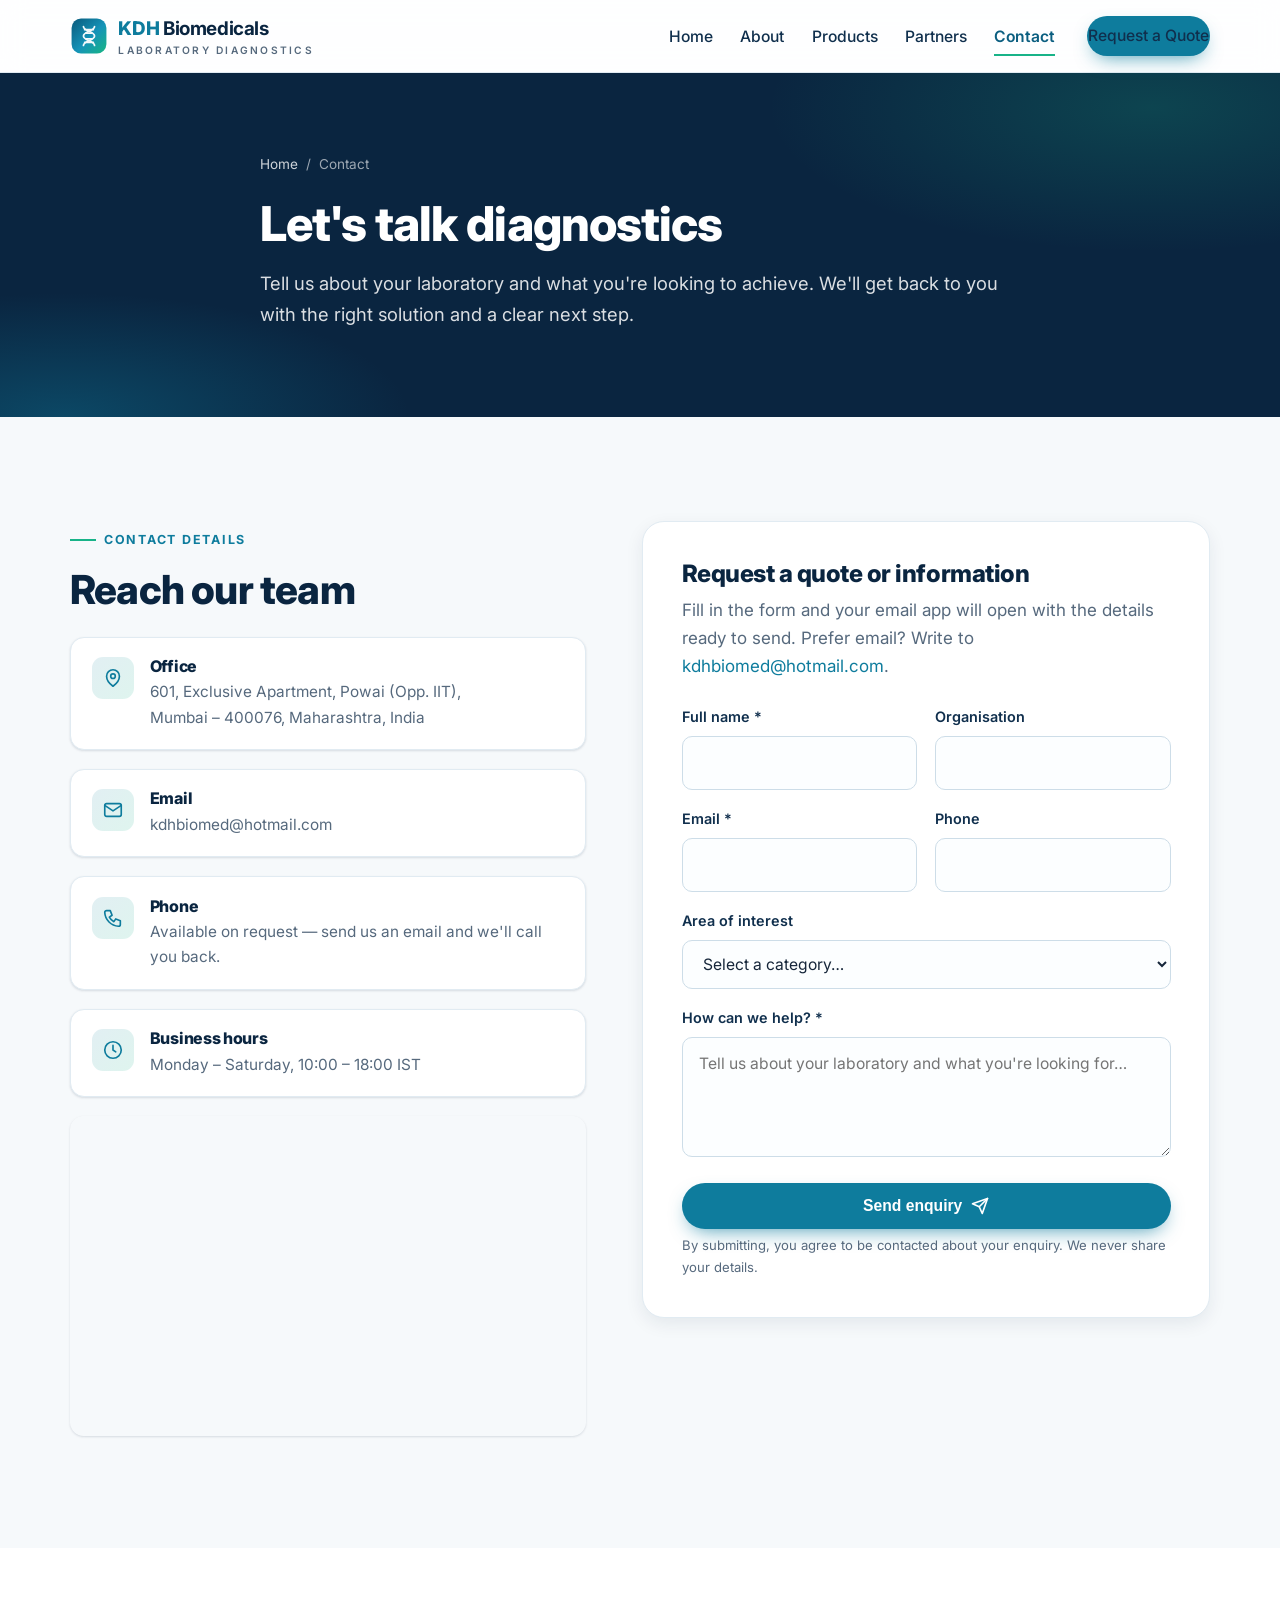
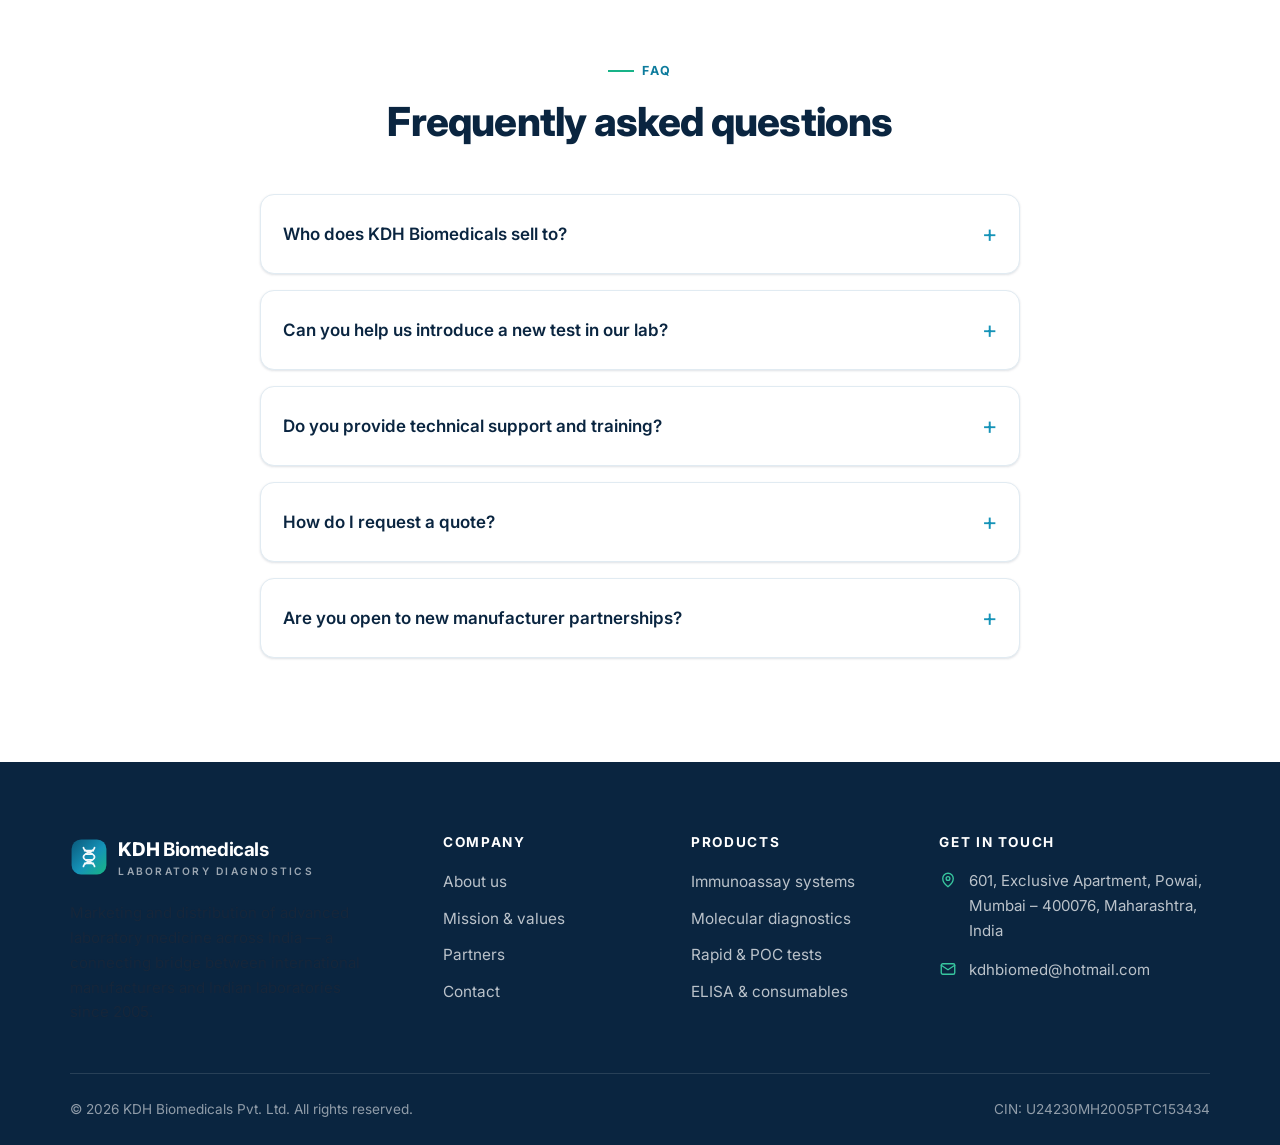
<file: contact.html>
<!DOCTYPE html>
<html lang="en">
<head>
  <meta charset="UTF-8" />
  <meta name="viewport" content="width=device-width, initial-scale=1.0" />
  <title>Contact Us — KDH Biomedicals Pvt. Ltd.</title>
  <meta name="description" content="Contact KDH Biomedicals in Powai, Mumbai. Request a quote, ask about products, or explore a partnership. Email kdhbiomed@hotmail.com." />
  <meta name="theme-color" content="#0a2540" />
  <link rel="canonical" href="https://www.kdhbiomed.com/contact.html" />
  <meta property="og:type" content="website" />
  <meta property="og:title" content="Contact Us — KDH Biomedicals Pvt. Ltd." />
  <meta property="og:description" content="Get in touch with KDH Biomedicals — laboratory diagnostics distribution across India." />
  <meta property="og:url" content="https://www.kdhbiomed.com/contact.html" />
  <link rel="icon" href="assets/favicon.svg" type="image/svg+xml" />
  <link rel="preconnect" href="https://fonts.googleapis.com" />
  <link rel="preconnect" href="https://fonts.gstatic.com" crossorigin />
  <link href="https://fonts.googleapis.com/css2?family=Inter:wght@400;500;600;700;800&display=swap" rel="stylesheet" />
  <link rel="stylesheet" href="css/styles.css" />
</head>
<body>
  <a class="skip-link" href="#main">Skip to content</a>

  <header class="site-header" id="top">
    <div class="container header-inner">
      <a class="brand" href="index.html" aria-label="KDH Biomedicals — home">
        <img class="brand-mark" src="assets/logo.svg" alt="" width="38" height="38" />
        <span class="brand-text"><strong>KDH</strong> Biomedicals<span>Laboratory Diagnostics</span></span>
      </a>
      <nav class="main-nav" id="main-nav" aria-label="Primary">
        <ul>
          <li><a href="index.html">Home</a></li>
          <li><a href="about.html">About</a></li>
          <li><a href="products.html">Products</a></li>
          <li><a href="partners.html">Partners</a></li>
          <li><a href="contact.html" aria-current="page">Contact</a></li>
        </ul>
        <a class="btn btn-primary nav-cta" href="#enquiry">Request a Quote</a>
      </nav>
      <button class="nav-toggle" aria-expanded="false" aria-controls="main-nav" aria-label="Open menu">
        <span></span><span></span><span></span>
      </button>
    </div>
  </header>

  <main id="main">
    <section class="page-hero">
      <div class="container">
        <nav class="breadcrumb" aria-label="Breadcrumb">
          <a href="index.html">Home</a> <span>/</span> <span>Contact</span>
        </nav>
        <h1>Let's talk diagnostics</h1>
        <p>Tell us about your laboratory and what you're looking to achieve. We'll get back to you with the right solution and a clear next step.</p>
      </div>
    </section>

    <section class="section">
      <div class="container contact-grid">
        <!-- Info -->
        <div class="reveal">
          <span class="eyebrow">Contact details</span>
          <h2 style="margin-bottom:1.4rem;">Reach our team</h2>
          <div class="contact-info">
            <div class="info-item">
              <span class="vicon"><svg viewBox="0 0 24 24" fill="none" stroke="currentColor" stroke-width="1.8" stroke-linecap="round" stroke-linejoin="round"><path d="M12 21s-7-5.2-7-11a7 7 0 0 1 14 0c0 5.8-7 11-7 11Z"/><circle cx="12" cy="10" r="2.5"/></svg></span>
              <div>
                <h4>Office</h4>
                <p>601, Exclusive Apartment, Powai (Opp. IIT),<br />Mumbai – 400076, Maharashtra, India</p>
              </div>
            </div>
            <div class="info-item">
              <span class="vicon"><svg viewBox="0 0 24 24" fill="none" stroke="currentColor" stroke-width="1.8" stroke-linecap="round" stroke-linejoin="round"><rect x="3" y="5" width="18" height="14" rx="2"/><path d="m3 7 9 6 9-6"/></svg></span>
              <div>
                <h4>Email</h4>
                <p><a href="mailto:kdhbiomed@hotmail.com">kdhbiomed@hotmail.com</a></p>
              </div>
            </div>
            <div class="info-item">
              <span class="vicon"><svg viewBox="0 0 24 24" fill="none" stroke="currentColor" stroke-width="1.8" stroke-linecap="round" stroke-linejoin="round"><path d="M5 4h4l2 5-3 2a12 12 0 0 0 5 5l2-3 5 2v4a2 2 0 0 1-2 2A16 16 0 0 1 3 6a2 2 0 0 1 2-2Z"/></svg></span>
              <div>
                <h4>Phone</h4>
                <p>Available on request — send us an email and we'll call you back.</p>
              </div>
            </div>
            <div class="info-item">
              <span class="vicon"><svg viewBox="0 0 24 24" fill="none" stroke="currentColor" stroke-width="1.8" stroke-linecap="round" stroke-linejoin="round"><circle cx="12" cy="12" r="9"/><path d="M12 7v5l3 2"/></svg></span>
              <div>
                <h4>Business hours</h4>
                <p>Monday – Saturday, 10:00 – 18:00 IST</p>
              </div>
            </div>
          </div>

          <iframe
            class="map-embed"
            title="Map showing KDH Biomedicals location in Powai, Mumbai"
            src="https://www.google.com/maps?q=Powai,Mumbai,400076&output=embed"
            loading="lazy"
            referrerpolicy="no-referrer-when-downgrade"></iframe>
        </div>

        <!-- Form -->
        <div class="reveal" id="enquiry">
          <div class="form-card">
            <h2 style="font-size:1.5rem; margin-bottom:.4rem;">Request a quote or information</h2>
            <p style="color:var(--muted); margin-bottom:1.6rem;">Fill in the form and your email app will open with the details ready to send. Prefer email? Write to <a href="mailto:kdhbiomed@hotmail.com">kdhbiomed@hotmail.com</a>.</p>
            <form id="enquiry-form" novalidate>
              <div class="field-row">
                <div class="field">
                  <label for="name">Full name *</label>
                  <input type="text" id="name" name="name" autocomplete="name" required />
                </div>
                <div class="field">
                  <label for="organisation">Organisation</label>
                  <input type="text" id="organisation" name="organisation" autocomplete="organization" />
                </div>
              </div>
              <div class="field-row">
                <div class="field">
                  <label for="email">Email *</label>
                  <input type="email" id="email" name="email" autocomplete="email" required />
                </div>
                <div class="field">
                  <label for="phone">Phone</label>
                  <input type="tel" id="phone" name="phone" autocomplete="tel" />
                </div>
              </div>
              <div class="field">
                <label for="interest">Area of interest</label>
                <select id="interest" name="interest">
                  <option value="">Select a category…</option>
                  <option>Immunoassay systems</option>
                  <option>Multiplex &amp; autoimmune</option>
                  <option>Molecular diagnostics</option>
                  <option>Extraction systems</option>
                  <option>Rapid &amp; point-of-care tests</option>
                  <option>ELISA kits &amp; consumables</option>
                  <option>Partnership / distribution</option>
                  <option>Other</option>
                </select>
              </div>
              <div class="field">
                <label for="message">How can we help? *</label>
                <textarea id="message" name="message" placeholder="Tell us about your laboratory and what you're looking for…" required></textarea>
              </div>
              <button type="submit" class="btn btn-primary" style="width:100%; justify-content:center;">
                Send enquiry
                <svg viewBox="0 0 24 24" fill="none" stroke="currentColor" stroke-width="2.2" stroke-linecap="round" stroke-linejoin="round"><path d="m22 2-7 20-4-9-9-4Z"/><path d="M22 2 11 13"/></svg>
              </button>
              <p class="form-note" id="form-status" hidden role="status" aria-live="polite"></p>
              <p class="form-note">By submitting, you agree to be contacted about your enquiry. We never share your details.</p>
            </form>
          </div>
        </div>
      </div>
    </section>

    <!-- FAQ -->
    <section class="section section--alt">
      <div class="container">
        <div class="section-head center reveal">
          <span class="eyebrow">FAQ</span>
          <h2>Frequently asked questions</h2>
        </div>
        <div class="faq reveal">
          <details class="qa">
            <summary>Who does KDH Biomedicals sell to?</summary>
            <p>We supply clinical diagnostic laboratories, CROs, clinicians performing point-of-care testing, pharmaceutical companies, and R&amp;D and quality-control laboratories across India. We are a business-to-business distributor and do not sell directly to patients.</p>
          </details>
          <details class="qa">
            <summary>Can you help us introduce a new test in our lab?</summary>
            <p>Yes — that's a core part of what we do. Beyond supplying the product, we assist with technical matters and provide marketing support to help you launch a new test, overcome the initial teething troubles and popularise it among referring clinicians.</p>
          </details>
          <details class="qa">
            <summary>Do you provide technical support and training?</summary>
            <p>We do. Our team supports installation, validation, staff training and ongoing troubleshooting so your assays perform reliably from day one.</p>
          </details>
          <details class="qa">
            <summary>How do I request a quote?</summary>
            <p>Use the enquiry form above or email <a href="mailto:kdhbiomed@hotmail.com">kdhbiomed@hotmail.com</a> with the product or category you're interested in and your laboratory details. We'll respond with availability, specifications and pricing.</p>
          </details>
          <details class="qa">
            <summary>Are you open to new manufacturer partnerships?</summary>
            <p>Absolutely. If you manufacture advanced diagnostics and are looking for a route to market in India, get in touch — we'd be glad to discuss representing your products.</p>
          </details>
        </div>
      </div>
    </section>
  </main>

  <footer class="site-footer">
    <div class="container">
      <div class="footer-grid">
        <div class="footer-brand">
          <a class="brand footer-brand" href="index.html" aria-label="KDH Biomedicals — home">
            <img class="brand-mark" src="assets/logo.svg" alt="" width="38" height="38" />
            <span class="brand-text"><strong style="color:#fff;">KDH</strong> Biomedicals<span>Laboratory Diagnostics</span></span>
          </a>
          <p class="footer-about">Marketing and distribution of advanced laboratory medicine across India — a connecting bridge between international manufacturers and Indian laboratories since 2005.</p>
        </div>
        <div>
          <h4>Company</h4>
          <ul class="footer-links">
            <li><a href="about.html">About us</a></li>
            <li><a href="about.html#mission">Mission &amp; values</a></li>
            <li><a href="partners.html">Partners</a></li>
            <li><a href="contact.html">Contact</a></li>
          </ul>
        </div>
        <div>
          <h4>Products</h4>
          <ul class="footer-links">
            <li><a href="products.html#immunoassay">Immunoassay systems</a></li>
            <li><a href="products.html#molecular">Molecular diagnostics</a></li>
            <li><a href="products.html#rapid">Rapid &amp; POC tests</a></li>
            <li><a href="products.html#elisa">ELISA &amp; consumables</a></li>
          </ul>
        </div>
        <div>
          <h4>Get in touch</h4>
          <ul class="footer-contact">
            <li>
              <svg viewBox="0 0 24 24" fill="none" stroke="currentColor" stroke-width="1.8" stroke-linecap="round" stroke-linejoin="round"><path d="M12 21s-7-5.2-7-11a7 7 0 0 1 14 0c0 5.8-7 11-7 11Z"/><circle cx="12" cy="10" r="2.5"/></svg>
              <span>601, Exclusive Apartment, Powai,<br />Mumbai – 400076, Maharashtra, India</span>
            </li>
            <li>
              <svg viewBox="0 0 24 24" fill="none" stroke="currentColor" stroke-width="1.8" stroke-linecap="round" stroke-linejoin="round"><rect x="3" y="5" width="18" height="14" rx="2"/><path d="m3 7 9 6 9-6"/></svg>
              <a href="mailto:kdhbiomed@hotmail.com">kdhbiomed@hotmail.com</a>
            </li>
          </ul>
        </div>
      </div>
      <div class="footer-bottom">
        <span>© <span id="year">2026</span> KDH Biomedicals Pvt. Ltd. All rights reserved.</span>
        <span>CIN: U24230MH2005PTC153434</span>
      </div>
    </div>
  </footer>

  <script src="js/main.js" defer></script>
</body>
</html>
</file>
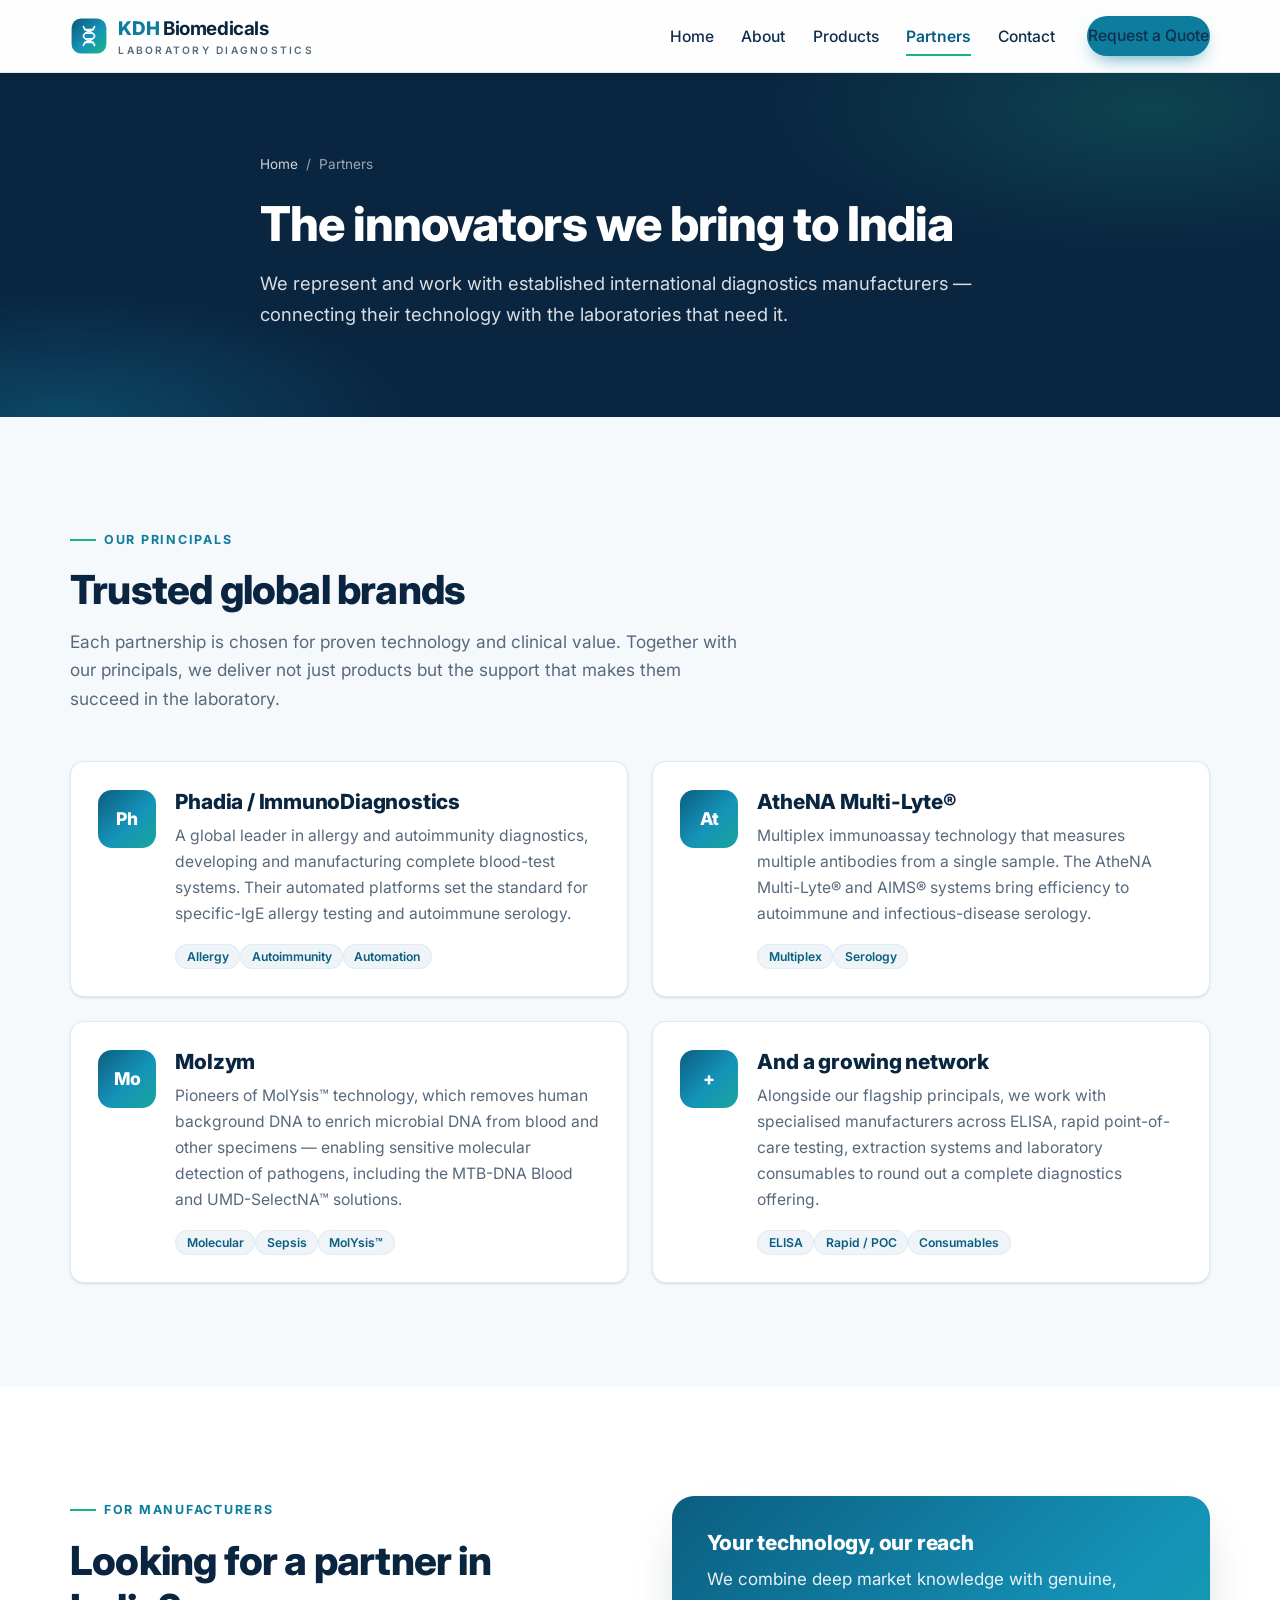
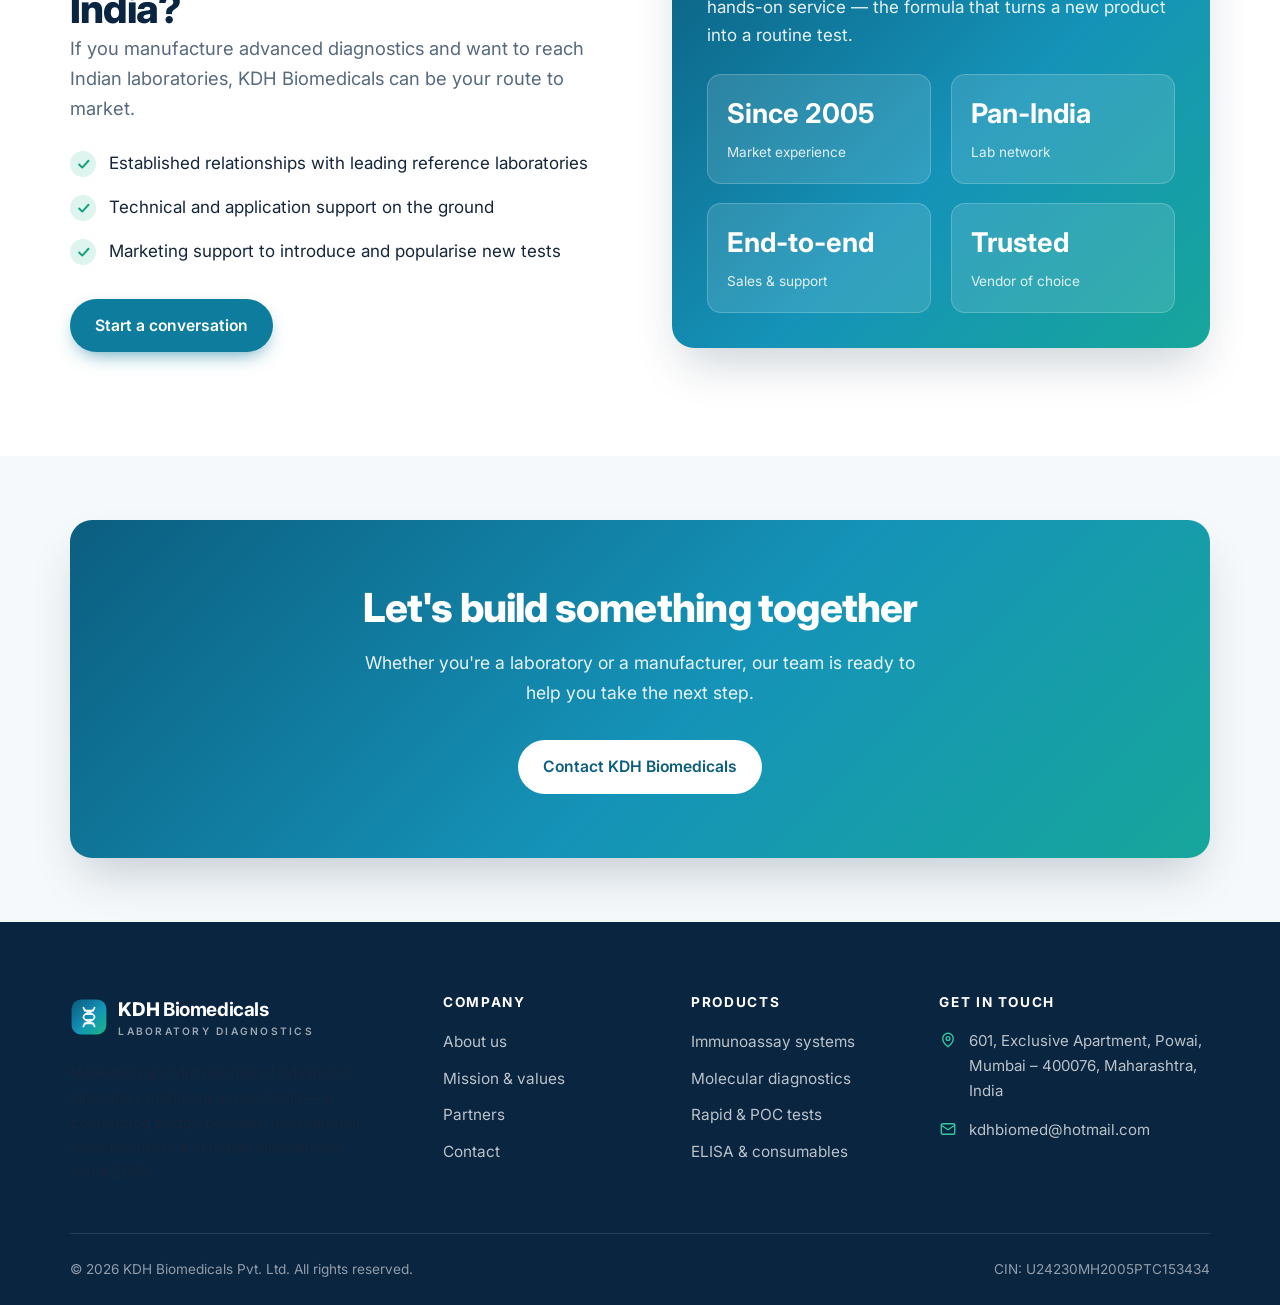
<file: partners.html>
<!DOCTYPE html>
<html lang="en">
<head>
  <meta charset="UTF-8" />
  <meta name="viewport" content="width=device-width, initial-scale=1.0" />
  <title>Partners &amp; Principals — KDH Biomedicals</title>
  <meta name="description" content="KDH Biomedicals works with established international diagnostics manufacturers — including Phadia / ImmunoDiagnostics, AtheNA Multi-Lyte® and Molzym — to bring advanced technologies to Indian laboratories." />
  <meta name="theme-color" content="#0a2540" />
  <link rel="canonical" href="https://www.kdhbiomed.com/partners.html" />
  <meta property="og:type" content="website" />
  <meta property="og:title" content="Partners &amp; Principals — KDH Biomedicals" />
  <meta property="og:description" content="The global diagnostics innovators we represent in India." />
  <meta property="og:url" content="https://www.kdhbiomed.com/partners.html" />
  <link rel="icon" href="assets/favicon.svg" type="image/svg+xml" />
  <link rel="preconnect" href="https://fonts.googleapis.com" />
  <link rel="preconnect" href="https://fonts.gstatic.com" crossorigin />
  <link href="https://fonts.googleapis.com/css2?family=Inter:wght@400;500;600;700;800&display=swap" rel="stylesheet" />
  <link rel="stylesheet" href="css/styles.css" />
</head>
<body>
  <a class="skip-link" href="#main">Skip to content</a>

  <header class="site-header" id="top">
    <div class="container header-inner">
      <a class="brand" href="index.html" aria-label="KDH Biomedicals — home">
        <img class="brand-mark" src="assets/logo.svg" alt="" width="38" height="38" />
        <span class="brand-text"><strong>KDH</strong> Biomedicals<span>Laboratory Diagnostics</span></span>
      </a>
      <nav class="main-nav" id="main-nav" aria-label="Primary">
        <ul>
          <li><a href="index.html">Home</a></li>
          <li><a href="about.html">About</a></li>
          <li><a href="products.html">Products</a></li>
          <li><a href="partners.html" aria-current="page">Partners</a></li>
          <li><a href="contact.html">Contact</a></li>
        </ul>
        <a class="btn btn-primary nav-cta" href="contact.html">Request a Quote</a>
      </nav>
      <button class="nav-toggle" aria-expanded="false" aria-controls="main-nav" aria-label="Open menu">
        <span></span><span></span><span></span>
      </button>
    </div>
  </header>

  <main id="main">
    <section class="page-hero">
      <div class="container">
        <nav class="breadcrumb" aria-label="Breadcrumb">
          <a href="index.html">Home</a> <span>/</span> <span>Partners</span>
        </nav>
        <h1>The innovators we bring to India</h1>
        <p>We represent and work with established international diagnostics manufacturers — connecting their technology with the laboratories that need it.</p>
      </div>
    </section>

    <section class="section">
      <div class="container">
        <div class="section-head left reveal">
          <span class="eyebrow">Our principals</span>
          <h2>Trusted global brands</h2>
          <p>Each partnership is chosen for proven technology and clinical value. Together with our principals, we deliver not just products but the support that makes them succeed in the laboratory.</p>
        </div>

        <div class="grid grid-2">
          <article class="card card-hover reveal">
            <div class="partner-card">
              <span class="pc-mark">Ph</span>
              <div>
                <h3>Phadia / ImmunoDiagnostics</h3>
                <p>A global leader in allergy and autoimmunity diagnostics, developing and manufacturing complete blood-test systems. Their automated platforms set the standard for specific-IgE allergy testing and autoimmune serology.</p>
                <div class="tag-list" style="margin-top:.9rem;"><span class="tag">Allergy</span><span class="tag">Autoimmunity</span><span class="tag">Automation</span></div>
              </div>
            </div>
          </article>

          <article class="card card-hover reveal">
            <div class="partner-card">
              <span class="pc-mark">At</span>
              <div>
                <h3>AtheNA Multi-Lyte®</h3>
                <p>Multiplex immunoassay technology that measures multiple antibodies from a single sample. The AtheNA Multi-Lyte® and AIMS® systems bring efficiency to autoimmune and infectious-disease serology.</p>
                <div class="tag-list" style="margin-top:.9rem;"><span class="tag">Multiplex</span><span class="tag">Serology</span></div>
              </div>
            </div>
          </article>

          <article class="card card-hover reveal">
            <div class="partner-card">
              <span class="pc-mark">Mo</span>
              <div>
                <h3>Molzym</h3>
                <p>Pioneers of MolYsis™ technology, which removes human background DNA to enrich microbial DNA from blood and other specimens — enabling sensitive molecular detection of pathogens, including the MTB-DNA Blood and UMD-SelectNA™ solutions.</p>
                <div class="tag-list" style="margin-top:.9rem;"><span class="tag">Molecular</span><span class="tag">Sepsis</span><span class="tag">MolYsis™</span></div>
              </div>
            </div>
          </article>

          <article class="card card-hover reveal">
            <div class="partner-card">
              <span class="pc-mark">+</span>
              <div>
                <h3>And a growing network</h3>
                <p>Alongside our flagship principals, we work with specialised manufacturers across ELISA, rapid point-of-care testing, extraction systems and laboratory consumables to round out a complete diagnostics offering.</p>
                <div class="tag-list" style="margin-top:.9rem;"><span class="tag">ELISA</span><span class="tag">Rapid / POC</span><span class="tag">Consumables</span></div>
              </div>
            </div>
          </article>
        </div>
      </div>
    </section>

    <!-- For manufacturers -->
    <section class="section section--alt">
      <div class="container split">
        <div class="split-copy reveal">
          <span class="eyebrow">For manufacturers</span>
          <h2>Looking for a partner in India?</h2>
          <p class="lede">If you manufacture advanced diagnostics and want to reach Indian laboratories, KDH Biomedicals can be your route to market.</p>
          <ul class="list-check">
            <li><span class="check"><svg viewBox="0 0 24 24" fill="none" stroke="currentColor" stroke-width="3" stroke-linecap="round" stroke-linejoin="round"><path d="M5 12l5 5L20 6"/></svg></span><p>Established relationships with leading reference laboratories</p></li>
            <li><span class="check"><svg viewBox="0 0 24 24" fill="none" stroke="currentColor" stroke-width="3" stroke-linecap="round" stroke-linejoin="round"><path d="M5 12l5 5L20 6"/></svg></span><p>Technical and application support on the ground</p></li>
            <li><span class="check"><svg viewBox="0 0 24 24" fill="none" stroke="currentColor" stroke-width="3" stroke-linecap="round" stroke-linejoin="round"><path d="M5 12l5 5L20 6"/></svg></span><p>Marketing support to introduce and popularise new tests</p></li>
          </ul>
          <div class="hero-actions">
            <a class="btn btn-primary" href="contact.html">Start a conversation</a>
          </div>
        </div>
        <div class="split-media reveal">
          <div class="media-panel">
            <h3>Your technology, our reach</h3>
            <p style="color:rgba(255,255,255,.9); margin-top:.6rem;">We combine deep market knowledge with genuine, hands-on service — the formula that turns a new product into a routine test.</p>
            <div class="stat-row">
              <div class="stat-box"><strong>Since 2005</strong><span>Market experience</span></div>
              <div class="stat-box"><strong>Pan-India</strong><span>Lab network</span></div>
              <div class="stat-box"><strong>End-to-end</strong><span>Sales &amp; support</span></div>
              <div class="stat-box"><strong>Trusted</strong><span>Vendor of choice</span></div>
            </div>
          </div>
        </div>
      </div>
    </section>

    <section class="section section--tight">
      <div class="container">
        <div class="cta reveal">
          <h2>Let's build something together</h2>
          <p>Whether you're a laboratory or a manufacturer, our team is ready to help you take the next step.</p>
          <div class="hero-actions">
            <a class="btn btn-white" href="contact.html">Contact KDH Biomedicals</a>
          </div>
        </div>
      </div>
    </section>
  </main>

  <footer class="site-footer">
    <div class="container">
      <div class="footer-grid">
        <div class="footer-brand">
          <a class="brand footer-brand" href="index.html" aria-label="KDH Biomedicals — home">
            <img class="brand-mark" src="assets/logo.svg" alt="" width="38" height="38" />
            <span class="brand-text"><strong style="color:#fff;">KDH</strong> Biomedicals<span>Laboratory Diagnostics</span></span>
          </a>
          <p class="footer-about">Marketing and distribution of advanced laboratory medicine across India — a connecting bridge between international manufacturers and Indian laboratories since 2005.</p>
        </div>
        <div>
          <h4>Company</h4>
          <ul class="footer-links">
            <li><a href="about.html">About us</a></li>
            <li><a href="about.html#mission">Mission &amp; values</a></li>
            <li><a href="partners.html">Partners</a></li>
            <li><a href="contact.html">Contact</a></li>
          </ul>
        </div>
        <div>
          <h4>Products</h4>
          <ul class="footer-links">
            <li><a href="products.html#immunoassay">Immunoassay systems</a></li>
            <li><a href="products.html#molecular">Molecular diagnostics</a></li>
            <li><a href="products.html#rapid">Rapid &amp; POC tests</a></li>
            <li><a href="products.html#elisa">ELISA &amp; consumables</a></li>
          </ul>
        </div>
        <div>
          <h4>Get in touch</h4>
          <ul class="footer-contact">
            <li>
              <svg viewBox="0 0 24 24" fill="none" stroke="currentColor" stroke-width="1.8" stroke-linecap="round" stroke-linejoin="round"><path d="M12 21s-7-5.2-7-11a7 7 0 0 1 14 0c0 5.8-7 11-7 11Z"/><circle cx="12" cy="10" r="2.5"/></svg>
              <span>601, Exclusive Apartment, Powai,<br />Mumbai – 400076, Maharashtra, India</span>
            </li>
            <li>
              <svg viewBox="0 0 24 24" fill="none" stroke="currentColor" stroke-width="1.8" stroke-linecap="round" stroke-linejoin="round"><rect x="3" y="5" width="18" height="14" rx="2"/><path d="m3 7 9 6 9-6"/></svg>
              <a href="mailto:kdhbiomed@hotmail.com">kdhbiomed@hotmail.com</a>
            </li>
          </ul>
        </div>
      </div>
      <div class="footer-bottom">
        <span>© <span id="year">2026</span> KDH Biomedicals Pvt. Ltd. All rights reserved.</span>
        <span>CIN: U24230MH2005PTC153434</span>
      </div>
    </div>
  </footer>

  <script src="js/main.js" defer></script>
</body>
</html>
</file>
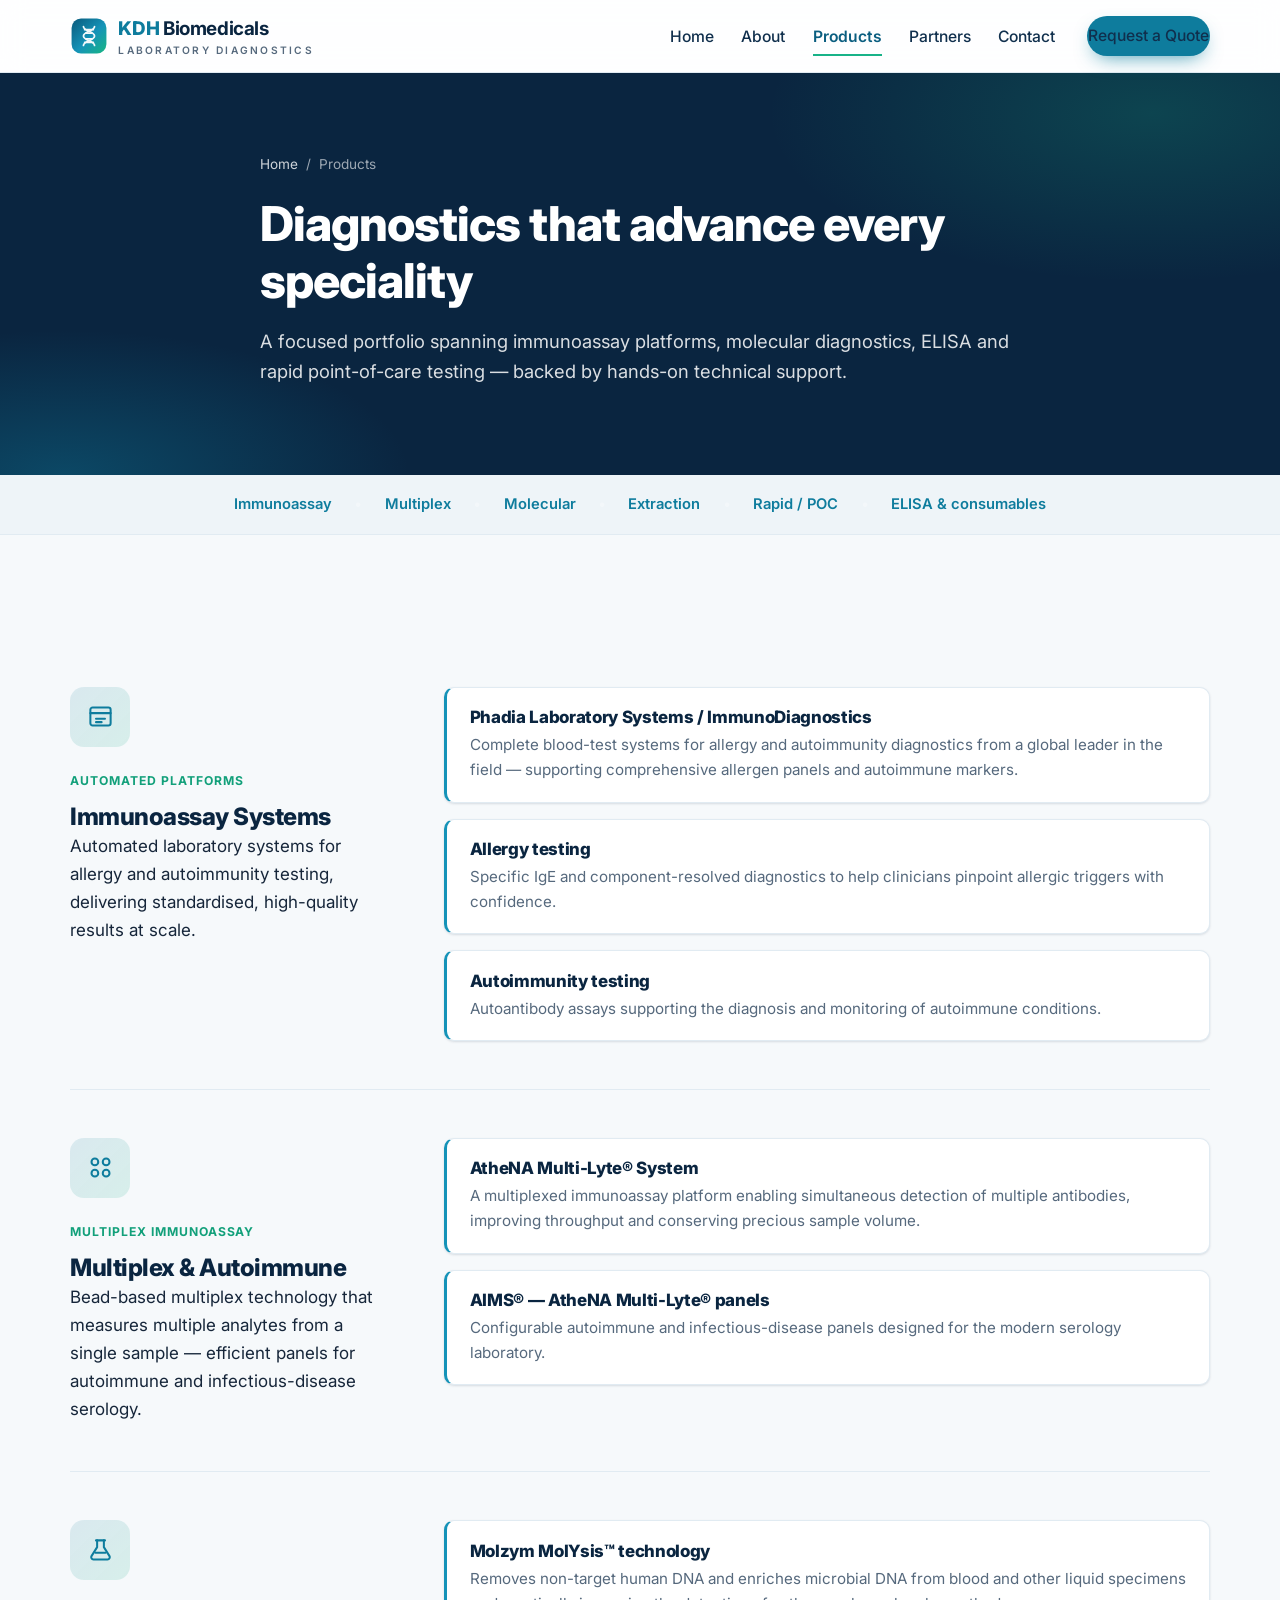
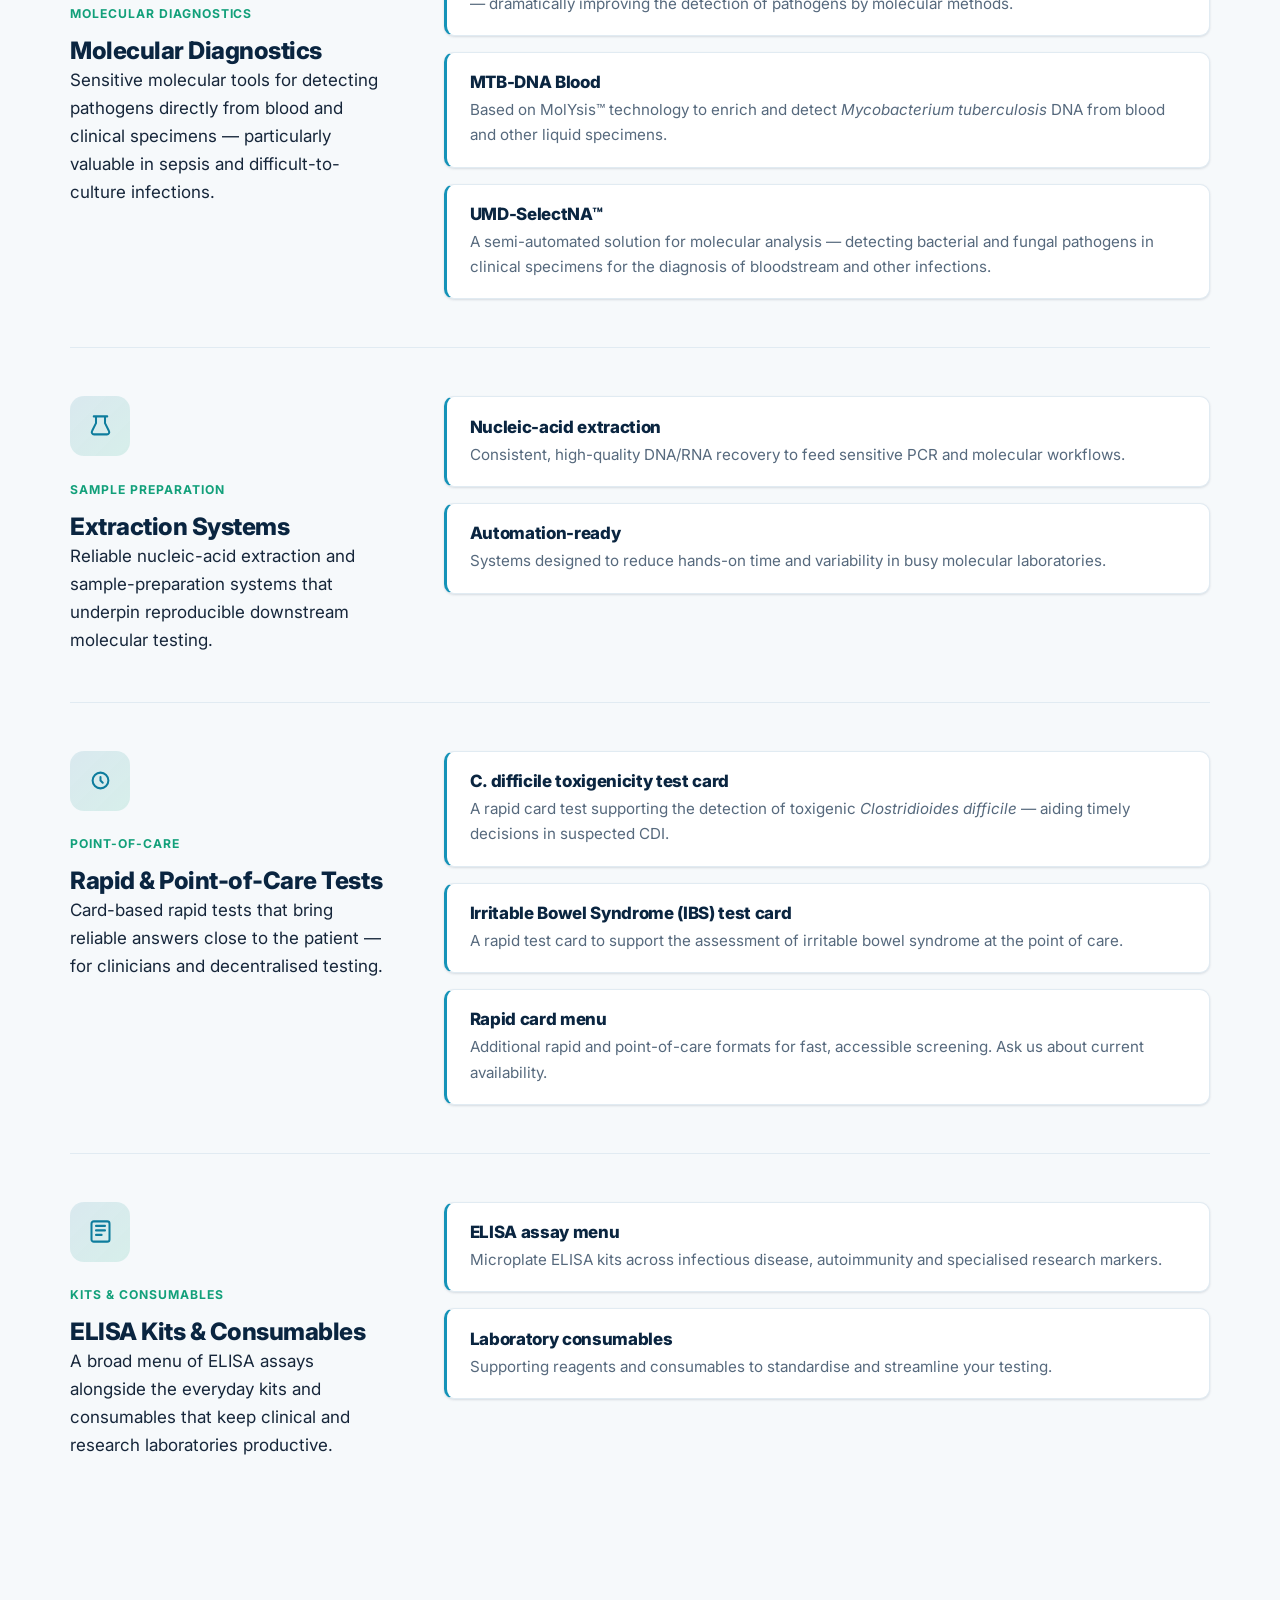
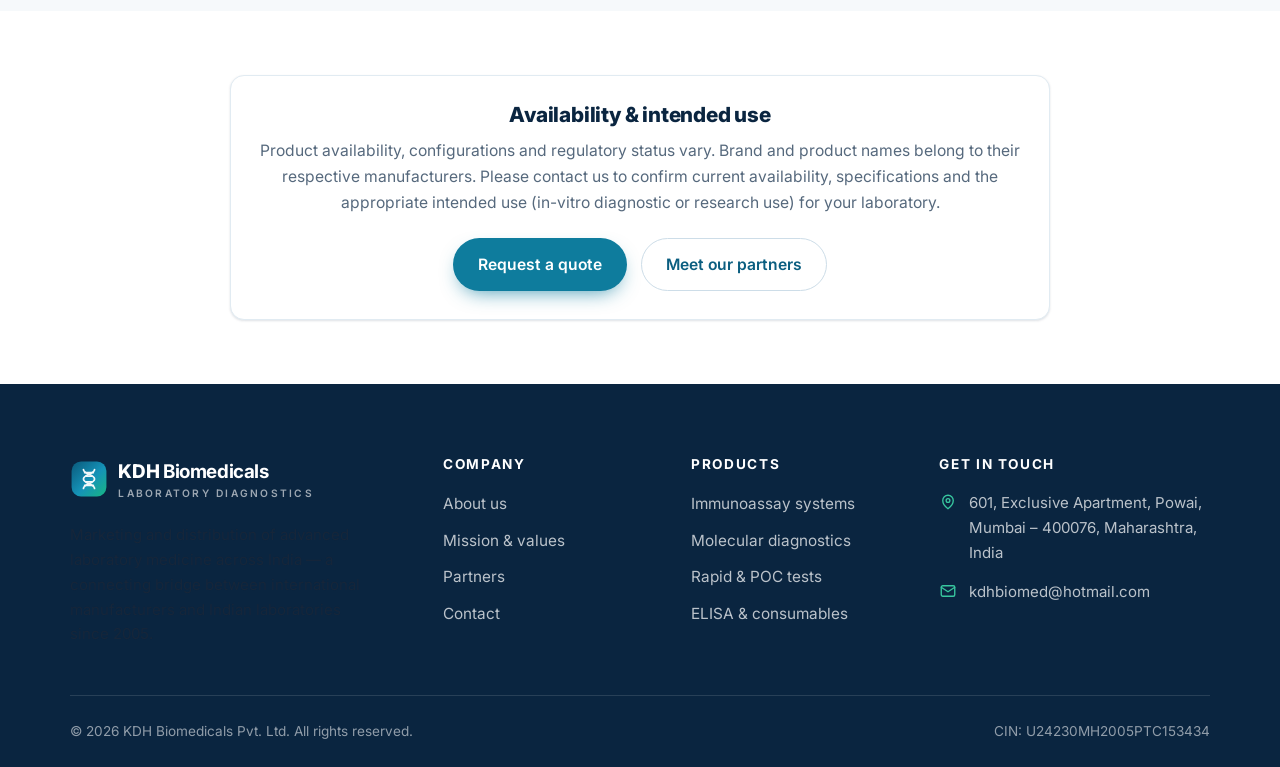
<file: products.html>
<!DOCTYPE html>
<html lang="en">
<head>
  <meta charset="UTF-8" />
  <meta name="viewport" content="width=device-width, initial-scale=1.0" />
  <title>Products &amp; Solutions — KDH Biomedicals</title>
  <meta name="description" content="Explore KDH Biomedicals' diagnostics portfolio: immunoassay systems, AtheNA Multi-Lyte® multiplex, Molzym molecular diagnostics (MTB-DNA Blood, UMD-SelectNA™), extraction systems, ELISA and rapid point-of-care tests." />
  <meta name="theme-color" content="#0a2540" />
  <link rel="canonical" href="https://www.kdhbiomed.com/products.html" />
  <meta property="og:type" content="website" />
  <meta property="og:title" content="Products &amp; Solutions — KDH Biomedicals" />
  <meta property="og:description" content="Diagnostics across immunoassay, molecular, ELISA and point-of-care — chosen to advance disease diagnosis in India." />
  <meta property="og:url" content="https://www.kdhbiomed.com/products.html" />
  <link rel="icon" href="assets/favicon.svg" type="image/svg+xml" />
  <link rel="preconnect" href="https://fonts.googleapis.com" />
  <link rel="preconnect" href="https://fonts.gstatic.com" crossorigin />
  <link href="https://fonts.googleapis.com/css2?family=Inter:wght@400;500;600;700;800&display=swap" rel="stylesheet" />
  <link rel="stylesheet" href="css/styles.css" />
</head>
<body>
  <a class="skip-link" href="#main">Skip to content</a>

  <header class="site-header" id="top">
    <div class="container header-inner">
      <a class="brand" href="index.html" aria-label="KDH Biomedicals — home">
        <img class="brand-mark" src="assets/logo.svg" alt="" width="38" height="38" />
        <span class="brand-text"><strong>KDH</strong> Biomedicals<span>Laboratory Diagnostics</span></span>
      </a>
      <nav class="main-nav" id="main-nav" aria-label="Primary">
        <ul>
          <li><a href="index.html">Home</a></li>
          <li><a href="about.html">About</a></li>
          <li><a href="products.html" aria-current="page">Products</a></li>
          <li><a href="partners.html">Partners</a></li>
          <li><a href="contact.html">Contact</a></li>
        </ul>
        <a class="btn btn-primary nav-cta" href="contact.html">Request a Quote</a>
      </nav>
      <button class="nav-toggle" aria-expanded="false" aria-controls="main-nav" aria-label="Open menu">
        <span></span><span></span><span></span>
      </button>
    </div>
  </header>

  <main id="main">
    <section class="page-hero">
      <div class="container">
        <nav class="breadcrumb" aria-label="Breadcrumb">
          <a href="index.html">Home</a> <span>/</span> <span>Products</span>
        </nav>
        <h1>Diagnostics that advance every speciality</h1>
        <p>A focused portfolio spanning immunoassay platforms, molecular diagnostics, ELISA and rapid point-of-care testing — backed by hands-on technical support.</p>
      </div>
    </section>

    <!-- Quick category nav -->
    <div class="trust" style="background:var(--surface-alt); color:var(--ink-800); border-bottom:1px solid var(--border);">
      <div class="container" style="gap:.6rem 1.4rem;">
        <a href="#immunoassay" style="font-weight:600;">Immunoassay</a><span class="sep">•</span>
        <a href="#multiplex" style="font-weight:600;">Multiplex</a><span class="sep">•</span>
        <a href="#molecular" style="font-weight:600;">Molecular</a><span class="sep">•</span>
        <a href="#extraction" style="font-weight:600;">Extraction</a><span class="sep">•</span>
        <a href="#rapid" style="font-weight:600;">Rapid / POC</a><span class="sep">•</span>
        <a href="#elisa" style="font-weight:600;">ELISA &amp; consumables</a>
      </div>
    </div>

    <section class="section">
      <div class="container">

        <!-- Immunoassay -->
        <div class="prod-block reveal" id="immunoassay">
          <div class="prod-aside">
            <span class="icon-badge"><svg viewBox="0 0 24 24" fill="none" stroke="currentColor" stroke-width="1.8" stroke-linecap="round" stroke-linejoin="round"><rect x="3" y="4" width="18" height="16" rx="2"/><path d="M3 9h18M8 14h8M8 17h5"/></svg></span>
            <span class="pill">Automated platforms</span>
            <h2>Immunoassay Systems</h2>
            <p>Automated laboratory systems for allergy and autoimmunity testing, delivering standardised, high-quality results at scale.</p>
          </div>
          <div class="prod-items">
            <div class="prod-item">
              <h4>Phadia Laboratory Systems / ImmunoDiagnostics</h4>
              <p>Complete blood-test systems for allergy and autoimmunity diagnostics from a global leader in the field — supporting comprehensive allergen panels and autoimmune markers.</p>
            </div>
            <div class="prod-item">
              <h4>Allergy testing</h4>
              <p>Specific IgE and component-resolved diagnostics to help clinicians pinpoint allergic triggers with confidence.</p>
            </div>
            <div class="prod-item">
              <h4>Autoimmunity testing</h4>
              <p>Autoantibody assays supporting the diagnosis and monitoring of autoimmune conditions.</p>
            </div>
          </div>
        </div>

        <!-- Multiplex -->
        <div class="prod-block reveal" id="multiplex">
          <div class="prod-aside">
            <span class="icon-badge"><svg viewBox="0 0 24 24" fill="none" stroke="currentColor" stroke-width="1.8" stroke-linecap="round" stroke-linejoin="round"><circle cx="7" cy="7" r="3"/><circle cx="17" cy="7" r="3"/><circle cx="7" cy="17" r="3"/><circle cx="17" cy="17" r="3"/></svg></span>
            <span class="pill">Multiplex immunoassay</span>
            <h2>Multiplex &amp; Autoimmune</h2>
            <p>Bead-based multiplex technology that measures multiple analytes from a single sample — efficient panels for autoimmune and infectious-disease serology.</p>
          </div>
          <div class="prod-items">
            <div class="prod-item">
              <h4>AtheNA Multi-Lyte® System</h4>
              <p>A multiplexed immunoassay platform enabling simultaneous detection of multiple antibodies, improving throughput and conserving precious sample volume.</p>
            </div>
            <div class="prod-item">
              <h4>AIMS® — AtheNA Multi-Lyte® panels</h4>
              <p>Configurable autoimmune and infectious-disease panels designed for the modern serology laboratory.</p>
            </div>
          </div>
        </div>

        <!-- Molecular -->
        <div class="prod-block reveal" id="molecular">
          <div class="prod-aside">
            <span class="icon-badge"><svg viewBox="0 0 24 24" fill="none" stroke="currentColor" stroke-width="1.8" stroke-linecap="round" stroke-linejoin="round"><path d="M9 3v6l-5 8a2 2 0 0 0 1.7 3h12.6a2 2 0 0 0 1.7-3l-5-8V3"/><path d="M8 3h8M7.5 14h9"/></svg></span>
            <span class="pill">Molecular diagnostics</span>
            <h2>Molecular Diagnostics</h2>
            <p>Sensitive molecular tools for detecting pathogens directly from blood and clinical specimens — particularly valuable in sepsis and difficult-to-culture infections.</p>
          </div>
          <div class="prod-items">
            <div class="prod-item">
              <h4>Molzym MolYsis™ technology</h4>
              <p>Removes non-target human DNA and enriches microbial DNA from blood and other liquid specimens — dramatically improving the detection of pathogens by molecular methods.</p>
            </div>
            <div class="prod-item">
              <h4>MTB-DNA Blood</h4>
              <p>Based on MolYsis™ technology to enrich and detect <em>Mycobacterium tuberculosis</em> DNA from blood and other liquid specimens.</p>
            </div>
            <div class="prod-item">
              <h4>UMD-SelectNA™</h4>
              <p>A semi-automated solution for molecular analysis — detecting bacterial and fungal pathogens in clinical specimens for the diagnosis of bloodstream and other infections.</p>
            </div>
          </div>
        </div>

        <!-- Extraction -->
        <div class="prod-block reveal" id="extraction">
          <div class="prod-aside">
            <span class="icon-badge"><svg viewBox="0 0 24 24" fill="none" stroke="currentColor" stroke-width="1.8" stroke-linecap="round" stroke-linejoin="round"><path d="M6 3h12M8 3v6l-3.5 7A2 2 0 0 0 6.3 19h11.4a2 2 0 0 0 1.8-3L16 9V3"/></svg></span>
            <span class="pill">Sample preparation</span>
            <h2>Extraction Systems</h2>
            <p>Reliable nucleic-acid extraction and sample-preparation systems that underpin reproducible downstream molecular testing.</p>
          </div>
          <div class="prod-items">
            <div class="prod-item">
              <h4>Nucleic-acid extraction</h4>
              <p>Consistent, high-quality DNA/RNA recovery to feed sensitive PCR and molecular workflows.</p>
            </div>
            <div class="prod-item">
              <h4>Automation-ready</h4>
              <p>Systems designed to reduce hands-on time and variability in busy molecular laboratories.</p>
            </div>
          </div>
        </div>

        <!-- Rapid / POC -->
        <div class="prod-block reveal" id="rapid">
          <div class="prod-aside">
            <span class="icon-badge"><svg viewBox="0 0 24 24" fill="none" stroke="currentColor" stroke-width="1.8" stroke-linecap="round" stroke-linejoin="round"><path d="M5 12a7 7 0 1 0 14 0 7 7 0 0 0-14 0Z"/><path d="M12 9v3l2 2"/></svg></span>
            <span class="pill">Point-of-care</span>
            <h2>Rapid &amp; Point-of-Care Tests</h2>
            <p>Card-based rapid tests that bring reliable answers close to the patient — for clinicians and decentralised testing.</p>
          </div>
          <div class="prod-items">
            <div class="prod-item">
              <h4>C. difficile toxigenicity test card</h4>
              <p>A rapid card test supporting the detection of toxigenic <em>Clostridioides difficile</em> — aiding timely decisions in suspected CDI.</p>
            </div>
            <div class="prod-item">
              <h4>Irritable Bowel Syndrome (IBS) test card</h4>
              <p>A rapid test card to support the assessment of irritable bowel syndrome at the point of care.</p>
            </div>
            <div class="prod-item">
              <h4>Rapid card menu</h4>
              <p>Additional rapid and point-of-care formats for fast, accessible screening. Ask us about current availability.</p>
            </div>
          </div>
        </div>

        <!-- ELISA -->
        <div class="prod-block reveal" id="elisa">
          <div class="prod-aside">
            <span class="icon-badge"><svg viewBox="0 0 24 24" fill="none" stroke="currentColor" stroke-width="1.8" stroke-linecap="round" stroke-linejoin="round"><rect x="4" y="3" width="16" height="18" rx="2"/><path d="M8 7h8M8 11h8M8 15h5"/></svg></span>
            <span class="pill">Kits &amp; consumables</span>
            <h2>ELISA Kits &amp; Consumables</h2>
            <p>A broad menu of ELISA assays alongside the everyday kits and consumables that keep clinical and research laboratories productive.</p>
          </div>
          <div class="prod-items">
            <div class="prod-item">
              <h4>ELISA assay menu</h4>
              <p>Microplate ELISA kits across infectious disease, autoimmunity and specialised research markers.</p>
            </div>
            <div class="prod-item">
              <h4>Laboratory consumables</h4>
              <p>Supporting reagents and consumables to standardise and streamline your testing.</p>
            </div>
          </div>
        </div>

      </div>
    </section>

    <!-- Regulatory note -->
    <section class="section section--alt section--tight">
      <div class="container">
        <div class="card reveal" style="max-width:820px; margin:0 auto; text-align:center;">
          <h3>Availability &amp; intended use</h3>
          <p style="margin-top:.6rem;">Product availability, configurations and regulatory status vary. Brand and product names belong to their respective manufacturers. Please contact us to confirm current availability, specifications and the appropriate intended use (in-vitro diagnostic or research use) for your laboratory.</p>
          <div class="hero-actions" style="justify-content:center; margin-top:1.4rem;">
            <a class="btn btn-primary" href="contact.html">Request a quote</a>
            <a class="btn btn-ghost" href="partners.html">Meet our partners</a>
          </div>
        </div>
      </div>
    </section>
  </main>

  <footer class="site-footer">
    <div class="container">
      <div class="footer-grid">
        <div class="footer-brand">
          <a class="brand footer-brand" href="index.html" aria-label="KDH Biomedicals — home">
            <img class="brand-mark" src="assets/logo.svg" alt="" width="38" height="38" />
            <span class="brand-text"><strong style="color:#fff;">KDH</strong> Biomedicals<span>Laboratory Diagnostics</span></span>
          </a>
          <p class="footer-about">Marketing and distribution of advanced laboratory medicine across India — a connecting bridge between international manufacturers and Indian laboratories since 2005.</p>
        </div>
        <div>
          <h4>Company</h4>
          <ul class="footer-links">
            <li><a href="about.html">About us</a></li>
            <li><a href="about.html#mission">Mission &amp; values</a></li>
            <li><a href="partners.html">Partners</a></li>
            <li><a href="contact.html">Contact</a></li>
          </ul>
        </div>
        <div>
          <h4>Products</h4>
          <ul class="footer-links">
            <li><a href="products.html#immunoassay">Immunoassay systems</a></li>
            <li><a href="products.html#molecular">Molecular diagnostics</a></li>
            <li><a href="products.html#rapid">Rapid &amp; POC tests</a></li>
            <li><a href="products.html#elisa">ELISA &amp; consumables</a></li>
          </ul>
        </div>
        <div>
          <h4>Get in touch</h4>
          <ul class="footer-contact">
            <li>
              <svg viewBox="0 0 24 24" fill="none" stroke="currentColor" stroke-width="1.8" stroke-linecap="round" stroke-linejoin="round"><path d="M12 21s-7-5.2-7-11a7 7 0 0 1 14 0c0 5.8-7 11-7 11Z"/><circle cx="12" cy="10" r="2.5"/></svg>
              <span>601, Exclusive Apartment, Powai,<br />Mumbai – 400076, Maharashtra, India</span>
            </li>
            <li>
              <svg viewBox="0 0 24 24" fill="none" stroke="currentColor" stroke-width="1.8" stroke-linecap="round" stroke-linejoin="round"><rect x="3" y="5" width="18" height="14" rx="2"/><path d="m3 7 9 6 9-6"/></svg>
              <a href="mailto:kdhbiomed@hotmail.com">kdhbiomed@hotmail.com</a>
            </li>
          </ul>
        </div>
      </div>
      <div class="footer-bottom">
        <span>© <span id="year">2026</span> KDH Biomedicals Pvt. Ltd. All rights reserved.</span>
        <span>CIN: U24230MH2005PTC153434</span>
      </div>
    </div>
  </footer>

  <script src="js/main.js" defer></script>
</body>
</html>
</file>
<file: css/styles.css>
/* ============================================================
   KDH Biomedicals — design system
   A clean, clinical, modern stylesheet (no framework).
   ============================================================ */

:root {
  /* Brand palette */
  --ink-900: #0a2540;
  --ink-800: #102f4d;
  --brand-700: #0b5e80;
  --brand-600: #0e7c9d;
  --brand-500: #1593b8;
  --brand-400: #46b3d1;
  --accent-600: #12a07a;
  --accent-500: #18b388;
  --accent-400: #38c79f;

  /* Neutrals */
  --bg: #f6f9fb;
  --surface: #ffffff;
  --surface-alt: #eef4f8;
  --text: #16263a;
  --muted: #56697d;
  --border: #e1ebf2;
  --border-strong: #cdddE8;

  /* Effects */
  --shadow-sm: 0 1px 2px rgba(10, 37, 64, .06), 0 1px 3px rgba(10, 37, 64, .08);
  --shadow-md: 0 6px 18px rgba(10, 37, 64, .08);
  --shadow-lg: 0 24px 48px -12px rgba(10, 37, 64, .22);
  --radius: 14px;
  --radius-sm: 10px;
  --radius-lg: 22px;

  --container: 1140px;
  --gradient: linear-gradient(135deg, var(--brand-700) 0%, var(--brand-500) 55%, var(--accent-500) 130%);

  --font: "Inter", system-ui, -apple-system, "Segoe UI", Roboto, Helvetica, Arial, sans-serif;
}

/* ---------- Reset / base ---------- */
*, *::before, *::after { box-sizing: border-box; }
* { margin: 0; }
html { scroll-behavior: smooth; -webkit-text-size-adjust: 100%; }
body {
  font-family: var(--font);
  color: var(--text);
  background: var(--bg);
  line-height: 1.65;
  font-size: 17px;
  -webkit-font-smoothing: antialiased;
  text-rendering: optimizeLegibility;
}
img, svg { display: block; max-width: 100%; }
a { color: var(--brand-600); text-decoration: none; transition: color .15s ease; }
a:hover { color: var(--brand-700); }
h1, h2, h3, h4 { line-height: 1.2; color: var(--ink-900); font-weight: 800; letter-spacing: -.02em; }
h2 { font-size: clamp(1.7rem, 1.1rem + 2vw, 2.5rem); }
h3 { font-size: 1.3rem; letter-spacing: -.01em; }
p { color: var(--text); }
ul { padding: 0; }

:focus-visible {
  outline: 3px solid var(--brand-400);
  outline-offset: 2px;
  border-radius: 4px;
}

.skip-link {
  position: absolute;
  left: -999px;
  top: 0;
  background: var(--ink-900);
  color: #fff;
  padding: 12px 18px;
  border-radius: 0 0 8px 0;
  z-index: 200;
}
.skip-link:focus { left: 0; color: #fff; }

/* ---------- Layout helpers ---------- */
.container { width: min(var(--container), calc(100% - 2.5rem)); margin-inline: auto; }
.section { padding: clamp(3.5rem, 2rem + 7vw, 6.5rem) 0; }
.section--tight { padding: clamp(2.5rem, 2rem + 4vw, 4rem) 0; }
.section--alt { background: var(--surface); }
.section-head { max-width: 680px; margin: 0 auto 3rem; text-align: center; }
.section-head.left { margin-inline: 0; text-align: left; }
.section-head p { color: var(--muted); font-size: 1.08rem; margin-top: .85rem; }

.eyebrow {
  display: inline-flex;
  align-items: center;
  gap: .5rem;
  font-size: .78rem;
  font-weight: 700;
  letter-spacing: .14em;
  text-transform: uppercase;
  color: var(--brand-600);
  margin-bottom: 1rem;
}
.eyebrow::before {
  content: "";
  width: 26px; height: 2px;
  background: var(--accent-500);
  display: inline-block;
}
.section-head.center .eyebrow { justify-content: center; }

.lede { font-size: 1.15rem; color: var(--muted); }

/* ---------- Buttons ---------- */
.btn {
  display: inline-flex;
  align-items: center;
  gap: .55rem;
  font-weight: 600;
  font-size: .98rem;
  padding: .8rem 1.5rem;
  border-radius: 999px;
  border: 1.5px solid transparent;
  cursor: pointer;
  transition: transform .12s ease, box-shadow .2s ease, background .2s ease, color .2s ease, border-color .2s ease;
  white-space: nowrap;
}
.btn svg { width: 18px; height: 18px; }
.btn-primary { background: var(--brand-600); color: #fff; box-shadow: 0 8px 20px -8px rgba(14, 124, 157, .8); }
.btn-primary:hover { background: var(--brand-700); color: #fff; transform: translateY(-2px); box-shadow: 0 14px 26px -10px rgba(14, 124, 157, .9); }
.btn-accent { background: var(--accent-500); color: #06281f; }
.btn-accent:hover { background: var(--accent-400); color: #06281f; transform: translateY(-2px); }
.btn-ghost { background: transparent; color: var(--brand-700); border-color: var(--border-strong); }
.btn-ghost:hover { background: var(--surface-alt); color: var(--brand-700); border-color: var(--brand-400); }
.btn-light { background: rgba(255, 255, 255, .14); color: #fff; border-color: rgba(255, 255, 255, .4); backdrop-filter: blur(4px); }
.btn-light:hover { background: rgba(255, 255, 255, .24); color: #fff; transform: translateY(-2px); }
.btn-white { background: #fff; color: var(--brand-700); }
.btn-white:hover { background: #eef6fa; color: var(--brand-700); transform: translateY(-2px); }

/* ---------- Header / nav ---------- */
.site-header {
  position: sticky;
  top: 0;
  z-index: 100;
  background: rgba(255, 255, 255, .85);
  backdrop-filter: saturate(180%) blur(12px);
  border-bottom: 1px solid var(--border);
}
.header-inner {
  display: flex;
  align-items: center;
  justify-content: space-between;
  gap: 1rem;
  min-height: 72px;
}
.brand { display: inline-flex; align-items: center; gap: .65rem; color: var(--ink-900); }
.brand:hover { color: var(--ink-900); }
.brand-mark { width: 38px; height: 38px; flex: none; }
.brand-text { font-size: 1.18rem; font-weight: 700; letter-spacing: -.02em; }
.brand-text strong { color: var(--brand-600); font-weight: 800; }
.brand-text span { display: block; font-size: .64rem; font-weight: 600; letter-spacing: .22em; text-transform: uppercase; color: var(--muted); margin-top: -2px; }

.main-nav { display: flex; align-items: center; gap: 2rem; }
.main-nav ul { display: flex; align-items: center; gap: 1.7rem; list-style: none; }
.main-nav a {
  color: var(--ink-800);
  font-weight: 500;
  font-size: .98rem;
  padding: .35rem 0;
  position: relative;
}
.main-nav a:hover { color: var(--brand-600); }
.main-nav a::after {
  content: "";
  position: absolute;
  left: 0; bottom: -4px;
  width: 0; height: 2px;
  background: var(--accent-500);
  transition: width .2s ease;
}
.main-nav a:hover::after,
.main-nav a[aria-current="page"]::after { width: 100%; }
.main-nav a[aria-current="page"] { color: var(--brand-700); font-weight: 600; }

.nav-toggle {
  display: none;
  flex-direction: column;
  justify-content: center;
  gap: 5px;
  width: 44px; height: 44px;
  border: 1px solid var(--border-strong);
  border-radius: 10px;
  background: var(--surface);
  cursor: pointer;
}
.nav-toggle span {
  display: block;
  width: 20px; height: 2px;
  margin: 0 auto;
  background: var(--ink-800);
  border-radius: 2px;
  transition: transform .25s ease, opacity .2s ease;
}
.nav-toggle[aria-expanded="true"] span:nth-child(1) { transform: translateY(7px) rotate(45deg); }
.nav-toggle[aria-expanded="true"] span:nth-child(2) { opacity: 0; }
.nav-toggle[aria-expanded="true"] span:nth-child(3) { transform: translateY(-7px) rotate(-45deg); }

/* ---------- Hero ---------- */
.hero {
  position: relative;
  overflow: hidden;
  background: var(--gradient);
  color: #fff;
  isolation: isolate;
}
.hero::after {
  content: "";
  position: absolute;
  inset: 0;
  background:
    radial-gradient(60% 50% at 85% 0%, rgba(255,255,255,.18), transparent 60%),
    radial-gradient(40% 60% at 0% 100%, rgba(8,40,60,.5), transparent 55%);
  z-index: -1;
}
.hero-molecule {
  position: absolute;
  inset: 0;
  z-index: -1;
  opacity: .5;
  pointer-events: none;
}
.hero-inner {
  display: grid;
  grid-template-columns: 1.1fr .9fr;
  gap: 3rem;
  align-items: center;
  padding: clamp(3.5rem, 2rem + 7vw, 6rem) 0 clamp(4rem, 2rem + 8vw, 7rem);
}
.hero h1 {
  color: #fff;
  font-size: clamp(2.2rem, 1.3rem + 3.6vw, 3.5rem);
  line-height: 1.08;
  letter-spacing: -.03em;
}
.hero h1 .hl { color: #c9f3e4; }
.hero p.lede { color: rgba(255, 255, 255, .9); margin-top: 1.4rem; max-width: 38ch; font-size: 1.18rem; }
.hero-badge {
  display: inline-flex;
  align-items: center;
  gap: .55rem;
  background: rgba(255, 255, 255, .14);
  border: 1px solid rgba(255, 255, 255, .28);
  color: #eafaf4;
  padding: .42rem 1rem;
  border-radius: 999px;
  font-size: .82rem;
  font-weight: 600;
  letter-spacing: .02em;
  margin-bottom: 1.6rem;
}
.hero-badge .dot { width: 8px; height: 8px; border-radius: 50%; background: var(--accent-400); box-shadow: 0 0 0 4px rgba(56,199,159,.3); }
.hero-actions { display: flex; flex-wrap: wrap; gap: .9rem; margin-top: 2.1rem; }
.hero-stats {
  display: flex;
  flex-wrap: wrap;
  gap: 2.2rem;
  margin-top: 2.8rem;
  padding-top: 1.8rem;
  border-top: 1px solid rgba(255, 255, 255, .22);
}
.hero-stats .stat strong { display: block; font-size: 1.9rem; font-weight: 800; color: #fff; letter-spacing: -.02em; }
.hero-stats .stat span { font-size: .9rem; color: rgba(255, 255, 255, .82); }

/* Hero visual card */
.hero-visual {
  position: relative;
  background: rgba(255, 255, 255, .1);
  border: 1px solid rgba(255, 255, 255, .25);
  border-radius: var(--radius-lg);
  padding: 1.6rem;
  box-shadow: var(--shadow-lg);
  backdrop-filter: blur(6px);
}
.hero-visual .vcard {
  background: #fff;
  border-radius: var(--radius);
  padding: 1.3rem 1.4rem;
  color: var(--text);
  box-shadow: var(--shadow-md);
}
.hero-visual .vcard + .vcard { margin-top: 1rem; }
.hero-visual .vcard h4 { font-size: 1.02rem; margin-bottom: .2rem; }
.hero-visual .vcard p { font-size: .9rem; color: var(--muted); margin: 0; }
.hero-visual .vrow { display: flex; align-items: center; gap: .9rem; }
.vicon {
  width: 42px; height: 42px; flex: none;
  border-radius: 11px;
  display: grid; place-items: center;
  background: var(--surface-alt);
  color: var(--brand-600);
}
.vicon svg { width: 22px; height: 22px; }

/* ---------- Marquee / trust strip ---------- */
.trust {
  background: var(--ink-900);
  color: rgba(255, 255, 255, .8);
  padding: 1.1rem 0;
  font-size: .92rem;
}
.trust .container { display: flex; flex-wrap: wrap; align-items: center; justify-content: center; gap: 1rem 2.4rem; text-align: center; }
.trust strong { color: #fff; font-weight: 600; }
.trust .sep { color: rgba(255,255,255,.3); }

/* ---------- Cards / grids ---------- */
.grid { display: grid; gap: 1.5rem; }
.grid-2 { grid-template-columns: repeat(2, 1fr); }
.grid-3 { grid-template-columns: repeat(3, 1fr); }
.grid-4 { grid-template-columns: repeat(4, 1fr); }

.card {
  background: var(--surface);
  border: 1px solid var(--border);
  border-radius: var(--radius);
  padding: 1.7rem;
  box-shadow: var(--shadow-sm);
  transition: transform .18s ease, box-shadow .25s ease, border-color .2s ease;
  height: 100%;
}
.card-hover:hover { transform: translateY(-5px); box-shadow: var(--shadow-md); border-color: var(--border-strong); }
.card h3 { margin-bottom: .55rem; }
.card p { color: var(--muted); font-size: .98rem; }

.icon-badge {
  width: 54px; height: 54px;
  border-radius: 14px;
  display: grid; place-items: center;
  background: linear-gradient(135deg, rgba(14,124,157,.12), rgba(24,179,136,.14));
  color: var(--brand-600);
  margin-bottom: 1.1rem;
}
.icon-badge svg { width: 27px; height: 27px; }

/* Value props (numbered) */
.value-card { position: relative; }
.value-card .num {
  font-size: .82rem; font-weight: 800; letter-spacing: .1em;
  color: var(--accent-600);
}

/* Product category card with link */
.cat-card { display: flex; flex-direction: column; }
.cat-card .tag-list { display: flex; flex-wrap: wrap; gap: .4rem; margin-top: 1rem; }
.tag {
  font-size: .76rem; font-weight: 600;
  color: var(--brand-700);
  background: var(--surface-alt);
  border: 1px solid var(--border);
  padding: .25rem .65rem;
  border-radius: 999px;
}
.card-link {
  margin-top: auto;
  padding-top: 1.1rem;
  display: inline-flex; align-items: center; gap: .4rem;
  font-weight: 600; font-size: .92rem; color: var(--brand-600);
}
.card-link svg { width: 16px; height: 16px; transition: transform .2s ease; }
.cat-card:hover .card-link svg { transform: translateX(4px); }

/* ---------- Audience chips ---------- */
.chips { display: flex; flex-wrap: wrap; gap: .8rem; justify-content: center; }
.chip {
  display: inline-flex; align-items: center; gap: .6rem;
  background: var(--surface);
  border: 1px solid var(--border);
  border-radius: 999px;
  padding: .7rem 1.25rem;
  font-weight: 600;
  font-size: .95rem;
  box-shadow: var(--shadow-sm);
}
.chip svg { width: 19px; height: 19px; color: var(--accent-600); }

/* ---------- Split feature ---------- */
.split { display: grid; grid-template-columns: 1fr 1fr; gap: clamp(2rem, 1rem + 4vw, 4rem); align-items: center; }
.split.reverse .split-media { order: 2; }
.list-check { list-style: none; display: grid; gap: 1rem; margin-top: 1.6rem; }
.list-check li { display: flex; gap: .8rem; align-items: flex-start; }
.list-check li p { margin: 0; }
.list-check li strong { color: var(--ink-900); }
.check {
  flex: none; width: 26px; height: 26px; margin-top: 2px;
  border-radius: 50%;
  background: rgba(24,179,136,.14);
  color: var(--accent-600);
  display: grid; place-items: center;
}
.check svg { width: 15px; height: 15px; }

.media-panel {
  background: var(--gradient);
  border-radius: var(--radius-lg);
  padding: 2.2rem;
  color: #fff;
  box-shadow: var(--shadow-lg);
  position: relative;
  overflow: hidden;
}
.media-panel h3 { color: #fff; }
.media-panel .stat-row { display: grid; grid-template-columns: 1fr 1fr; gap: 1.2rem; margin-top: 1.5rem; }
.media-panel .stat-box { background: rgba(255,255,255,.12); border: 1px solid rgba(255,255,255,.2); border-radius: var(--radius); padding: 1.1rem 1.2rem; }
.media-panel .stat-box strong { display: block; font-size: 1.7rem; }
.media-panel .stat-box span { font-size: .85rem; color: rgba(255,255,255,.85); }

/* ---------- Mission band ---------- */
.mission {
  background: var(--ink-900);
  color: #fff;
  position: relative;
  overflow: hidden;
}
.mission::before {
  content: "“";
  position: absolute;
  top: -3rem; left: 2rem;
  font-size: 16rem;
  color: rgba(255,255,255,.06);
  font-family: Georgia, serif;
  line-height: 1;
}
.mission .container { position: relative; text-align: center; max-width: 880px; }
.mission blockquote { font-size: clamp(1.4rem, 1rem + 1.8vw, 2.1rem); font-weight: 700; line-height: 1.35; letter-spacing: -.02em; color: #fff; }
.mission blockquote .hl { color: var(--accent-400); }
.mission cite { display: block; margin-top: 1.4rem; font-style: normal; color: rgba(255,255,255,.7); font-weight: 600; letter-spacing: .04em; }

/* ---------- Partners ---------- */
.partner-grid { display: grid; grid-template-columns: repeat(4, 1fr); gap: 1.2rem; }
.partner-logo {
  display: grid; place-items: center;
  background: var(--surface);
  border: 1px solid var(--border);
  border-radius: var(--radius);
  padding: 1.5rem 1rem;
  text-align: center;
  font-weight: 700;
  color: var(--ink-800);
  min-height: 92px;
  box-shadow: var(--shadow-sm);
  transition: transform .15s ease, border-color .2s ease;
}
.partner-logo:hover { transform: translateY(-3px); border-color: var(--brand-400); }
.partner-logo small { display: block; font-weight: 500; font-size: .72rem; color: var(--muted); margin-top: .25rem; letter-spacing: .02em; }

.partner-card { display: flex; gap: 1.2rem; }
.partner-card .pc-mark {
  flex: none; width: 58px; height: 58px;
  border-radius: 14px;
  background: var(--gradient);
  color: #fff;
  display: grid; place-items: center;
  font-weight: 800; font-size: 1.1rem;
}

/* ---------- CTA band ---------- */
.cta {
  background: var(--gradient);
  border-radius: var(--radius-lg);
  padding: clamp(2.4rem, 1.5rem + 4vw, 4rem);
  color: #fff;
  text-align: center;
  position: relative;
  overflow: hidden;
  box-shadow: var(--shadow-lg);
}
.cta h2 { color: #fff; }
.cta p { color: rgba(255,255,255,.9); max-width: 52ch; margin: 1rem auto 0; font-size: 1.1rem; }
.cta .hero-actions { justify-content: center; }

/* ---------- Page hero (inner) ---------- */
.page-hero {
  background: var(--ink-900);
  color: #fff;
  padding: clamp(3rem, 2rem + 5vw, 5rem) 0 clamp(3.5rem, 2rem + 6vw, 5.5rem);
  position: relative;
  overflow: hidden;
}
.page-hero::after {
  content: "";
  position: absolute; inset: 0;
  background: radial-gradient(50% 70% at 90% 10%, rgba(24,179,136,.22), transparent 60%),
              radial-gradient(45% 60% at 5% 100%, rgba(14,124,157,.4), transparent 60%);
}
.page-hero .container { position: relative; z-index: 1; max-width: 760px; }
.page-hero h1 { color: #fff; font-size: clamp(2rem, 1.4rem + 2.6vw, 3rem); }
.page-hero p { color: rgba(255,255,255,.85); font-size: 1.15rem; margin-top: 1rem; }
.breadcrumb { display: flex; gap: .5rem; align-items: center; font-size: .85rem; color: rgba(255,255,255,.6); margin-bottom: 1.2rem; }
.breadcrumb a { color: rgba(255,255,255,.8); }
.breadcrumb a:hover { color: #fff; }

/* ---------- Values (about) ---------- */
.value-tile { text-align: left; }
.value-tile .icon-badge { margin-bottom: 1rem; }

/* ---------- Products detail ---------- */
.prod-block { display: grid; grid-template-columns: 320px 1fr; gap: clamp(1.5rem, 1rem + 3vw, 3.5rem); align-items: start; padding: clamp(2rem, 1.5rem + 2vw, 3rem) 0; border-top: 1px solid var(--border); }
.prod-block:first-of-type { border-top: 0; }
.prod-aside { position: sticky; top: 96px; }
.prod-aside .icon-badge { width: 60px; height: 60px; }
.prod-aside h2 { font-size: 1.5rem; }
.prod-aside .pill { display: inline-block; font-size: .76rem; font-weight: 700; letter-spacing: .08em; text-transform: uppercase; color: var(--accent-600); margin-bottom: .8rem; }
.prod-items { display: grid; gap: 1rem; }
.prod-item {
  background: var(--surface);
  border: 1px solid var(--border);
  border-left: 3px solid var(--brand-500);
  border-radius: var(--radius-sm);
  padding: 1.2rem 1.4rem;
  box-shadow: var(--shadow-sm);
}
.prod-item h4 { font-size: 1.06rem; margin-bottom: .3rem; }
.prod-item p { color: var(--muted); font-size: .95rem; margin: 0; }

/* ---------- Contact ---------- */
.contact-grid { display: grid; grid-template-columns: 1fr 1.1fr; gap: clamp(2rem, 1rem + 4vw, 3.5rem); align-items: start; }
.contact-info { display: grid; gap: 1.2rem; }
.info-item { display: flex; gap: 1rem; align-items: flex-start; background: var(--surface); border: 1px solid var(--border); border-radius: var(--radius); padding: 1.2rem 1.3rem; box-shadow: var(--shadow-sm); }
.info-item .vicon { background: linear-gradient(135deg, rgba(14,124,157,.12), rgba(24,179,136,.14)); }
.info-item h4 { font-size: 1rem; margin-bottom: .2rem; }
.info-item p, .info-item a { font-size: .96rem; color: var(--muted); margin: 0; }
.info-item a:hover { color: var(--brand-600); }

.form-card { background: var(--surface); border: 1px solid var(--border); border-radius: var(--radius-lg); padding: clamp(1.5rem, 1rem + 2vw, 2.4rem); box-shadow: var(--shadow-md); }
.field { margin-bottom: 1.1rem; }
.field label { display: block; font-weight: 600; font-size: .9rem; margin-bottom: .45rem; color: var(--ink-800); }
.field input, .field select, .field textarea {
  width: 100%;
  font: inherit;
  font-size: .98rem;
  color: var(--text);
  padding: .8rem 1rem;
  border: 1.5px solid var(--border-strong);
  border-radius: var(--radius-sm);
  background: #fcfeff;
  transition: border-color .15s ease, box-shadow .15s ease;
}
.field input:focus, .field select:focus, .field textarea:focus {
  outline: none;
  border-color: var(--brand-400);
  box-shadow: 0 0 0 3px rgba(70,179,209,.2);
}
.field textarea { resize: vertical; min-height: 120px; }
.field-row { display: grid; grid-template-columns: 1fr 1fr; gap: 1.1rem; }
.form-note { font-size: .82rem; color: var(--muted); margin-top: .4rem; }

.map-embed { border: 0; width: 100%; height: 320px; border-radius: var(--radius); box-shadow: var(--shadow-sm); margin-top: 1.2rem; }

/* ---------- FAQ ---------- */
.faq { max-width: 760px; margin: 0 auto; display: grid; gap: 1rem; }
details.qa {
  background: var(--surface);
  border: 1px solid var(--border);
  border-radius: var(--radius);
  padding: 0 1.4rem;
  box-shadow: var(--shadow-sm);
}
details.qa summary {
  cursor: pointer;
  list-style: none;
  font-weight: 600;
  color: var(--ink-900);
  padding: 1.2rem 0;
  display: flex;
  justify-content: space-between;
  align-items: center;
  gap: 1rem;
}
details.qa summary::-webkit-details-marker { display: none; }
details.qa summary::after { content: "+"; font-size: 1.5rem; color: var(--brand-500); font-weight: 400; transition: transform .2s ease; }
details.qa[open] summary::after { transform: rotate(45deg); }
details.qa p { color: var(--muted); padding-bottom: 1.3rem; margin: 0; font-size: .98rem; }

/* ---------- Footer ---------- */
.site-footer { background: var(--ink-900); color: rgba(255,255,255,.72); padding-top: clamp(3rem, 2rem + 4vw, 4.5rem); }
.footer-grid { display: grid; grid-template-columns: 1.6fr 1fr 1fr 1.3fr; gap: 2.5rem; padding-bottom: 3rem; }
.site-footer h4 { color: #fff; font-size: .85rem; letter-spacing: .12em; text-transform: uppercase; margin-bottom: 1.2rem; font-weight: 700; }
.site-footer a { color: rgba(255,255,255,.72); }
.site-footer a:hover { color: #fff; }
.footer-brand .brand-text { color: #fff; }
.footer-brand .brand-text span { color: rgba(255,255,255,.6); }
.footer-about { font-size: .94rem; margin-top: 1.1rem; max-width: 34ch; }
.footer-links { list-style: none; display: grid; gap: .7rem; font-size: .96rem; }
.footer-contact { list-style: none; display: grid; gap: .9rem; font-size: .94rem; }
.footer-contact li { display: flex; gap: .7rem; align-items: flex-start; }
.footer-contact svg { width: 18px; height: 18px; flex: none; margin-top: 2px; color: var(--accent-400); }
.footer-bottom {
  border-top: 1px solid rgba(255,255,255,.12);
  padding: 1.5rem 0;
  display: flex;
  flex-wrap: wrap;
  gap: .6rem 1.5rem;
  justify-content: space-between;
  align-items: center;
  font-size: .85rem;
  color: rgba(255,255,255,.55);
}
.footer-bottom a { color: rgba(255,255,255,.7); }

/* ---------- Reveal animation ---------- */
.reveal { opacity: 0; transform: translateY(24px); transition: opacity .6s ease, transform .6s ease; }
.reveal.in { opacity: 1; transform: none; }

/* ---------- Responsive ---------- */
@media (max-width: 960px) {
  .grid-4 { grid-template-columns: repeat(2, 1fr); }
  .partner-grid { grid-template-columns: repeat(2, 1fr); }
  .hero-inner { grid-template-columns: 1fr; gap: 2.5rem; }
  .hero-visual { max-width: 460px; }
  .split { grid-template-columns: 1fr; }
  .split.reverse .split-media { order: 0; }
  .contact-grid { grid-template-columns: 1fr; }
  .prod-block { grid-template-columns: 1fr; }
  .prod-aside { position: static; }
  .footer-grid { grid-template-columns: 1fr 1fr; gap: 2rem; }
  .footer-brand { grid-column: 1 / -1; }
}

@media (max-width: 720px) {
  .nav-toggle { display: flex; }
  .main-nav {
    position: fixed;
    inset: 72px 0 auto 0;
    flex-direction: column;
    align-items: stretch;
    gap: 0;
    background: var(--surface);
    border-bottom: 1px solid var(--border);
    box-shadow: var(--shadow-lg);
    padding: 1rem 1.25rem 1.5rem;
    transform: translateY(-130%);
    transition: transform .3s ease;
    visibility: hidden;
  }
  .main-nav.open { transform: translateY(0); visibility: visible; }
  .main-nav ul { flex-direction: column; align-items: stretch; gap: 0; width: 100%; }
  .main-nav li { border-bottom: 1px solid var(--border); }
  .main-nav ul a { display: block; padding: .95rem .25rem; font-size: 1.05rem; }
  .main-nav a::after { display: none; }
  .nav-cta { margin-top: 1rem; justify-content: center; }
}

@media (max-width: 620px) {
  body { font-size: 16px; }
  .grid-2, .grid-3, .grid-4 { grid-template-columns: 1fr; }
  .partner-grid { grid-template-columns: repeat(2, 1fr); }
  .field-row { grid-template-columns: 1fr; }
  .hero-stats { gap: 1.4rem 2rem; }
  .media-panel .stat-row { grid-template-columns: 1fr 1fr; }
  .trust .container { gap: .5rem 1.2rem; }
  .trust .sep { display: none; }
}

@media (prefers-reduced-motion: reduce) {
  * { scroll-behavior: auto !important; }
  .reveal { opacity: 1; transform: none; transition: none; }
  .btn:hover, .card-hover:hover, .partner-logo:hover { transform: none; }
}
</file>
